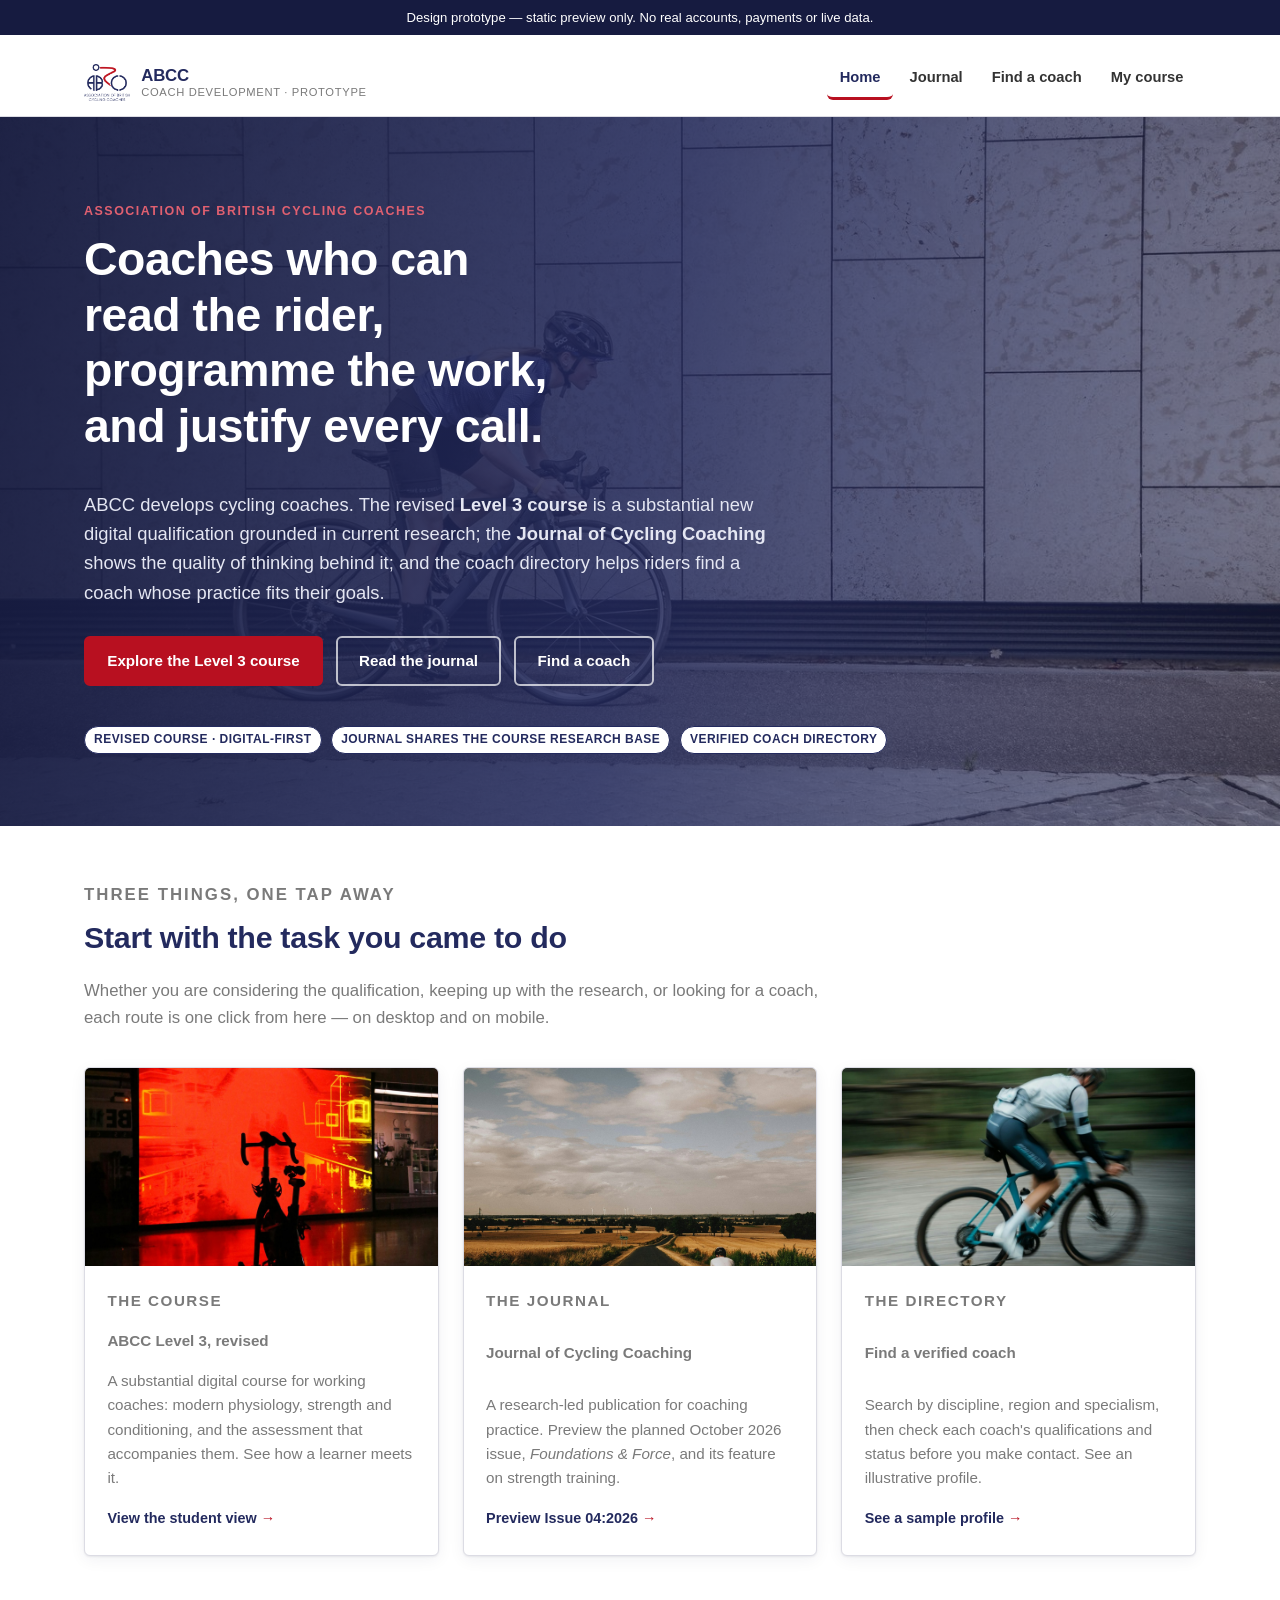
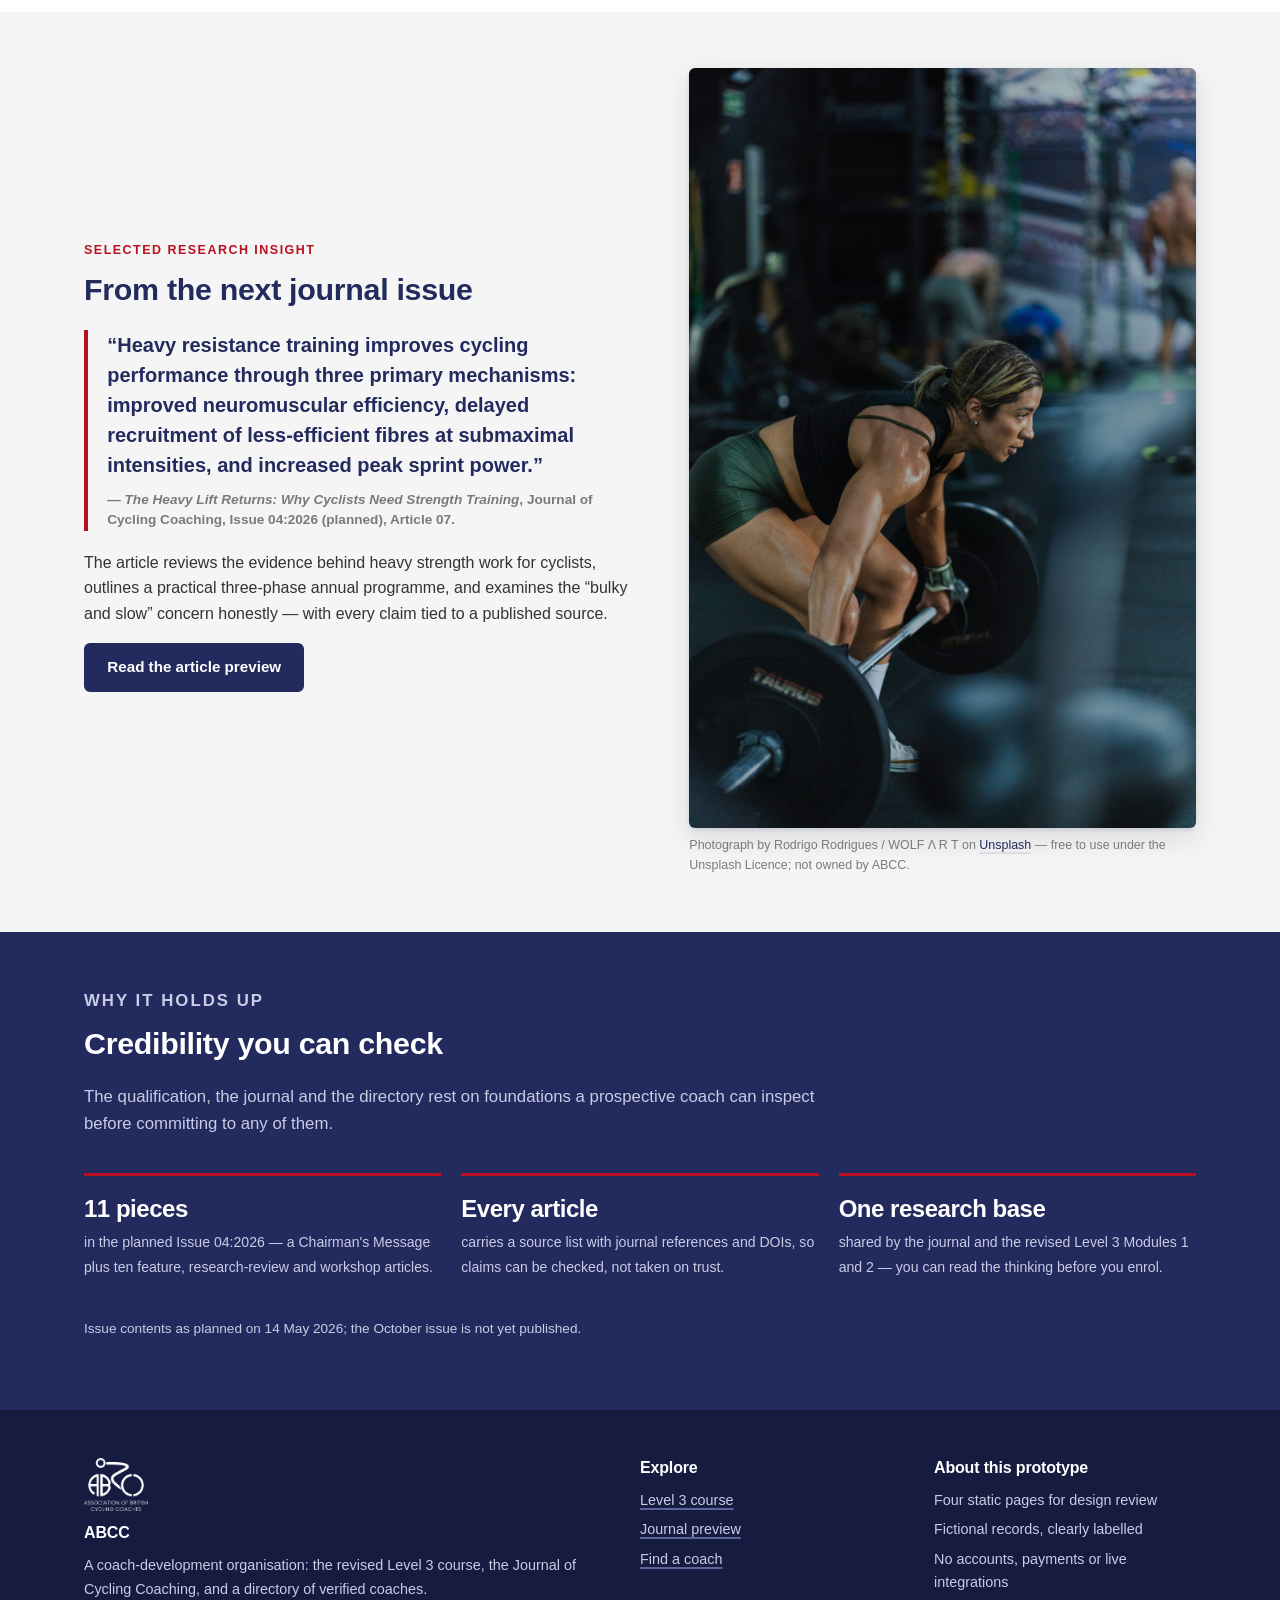
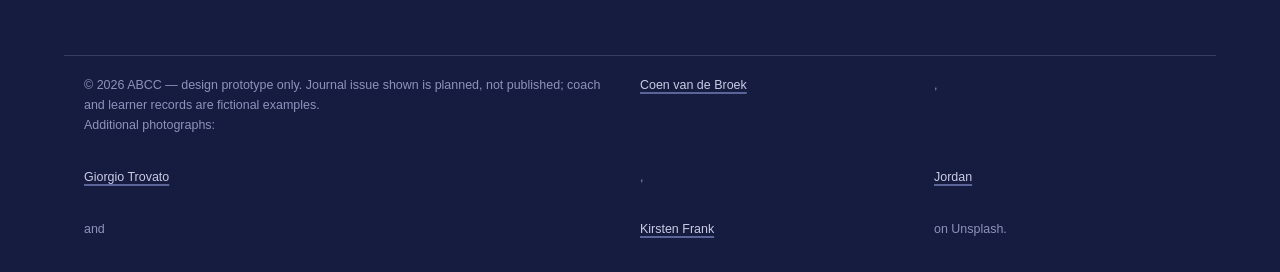
<file: index.html>
<!DOCTYPE html>
<html lang="en-GB">
<head>
  <meta charset="UTF-8">
  <meta name="viewport" content="width=device-width, initial-scale=1.0">
  <meta name="robots" content="noindex, nofollow">
  <title>ABCC — Coach Development, the Journal and the Level 3 Course</title>
  <meta name="description" content="ABCC is a coach-development organisation. Explore the revised Level 3 course, read the Journal of Cycling Coaching, and find a verified cycling coach.">
  <link rel="icon" type="image/png" href="assets/img/abcc-logo.png">
  <link rel="stylesheet" href="assets/css/style.css">
</head>
<body>

<a class="skip-link" href="#main">Skip to main content</a>

<p class="prototype-note">Design prototype — static preview only. No real accounts, payments or live data.</p>

<header class="site-header">
  <div class="wrap">
    <a class="brand" href="index.html" aria-label="ABCC prototype home">
      <img src="assets/img/abcc-logo.png" alt="ABCC logo" width="46" height="38">
      <span class="brand-name">ABCC
        <small>Coach development · Prototype</small>
      </span>
    </a>
    <button class="nav-toggle" type="button" aria-expanded="false" aria-controls="site-nav">
      <span class="icon" aria-hidden="true">☰</span><span class="label">Menu</span>
    </button>
    <nav class="site-nav" id="site-nav" aria-label="Main navigation">
      <ul>
        <li><a href="index.html" aria-current="page">Home</a></li>
        <li><a href="journal.html">Journal</a></li>
        <li><a href="coach.html">Find a coach</a></li>
        <li><a href="dashboard.html">My course</a></li>
      </ul>
    </nav>
  </div>
</header>

<main id="main">

  <!-- Hero -->
  <section class="hero">
    <div class="wrap">
      <p class="eyebrow">Association of British Cycling Coaches</p>
      <h1>Coaches who can read the rider, programme the work, and justify every call.</h1>
      <p class="lede">ABCC develops cycling coaches. The revised <strong>Level 3 course</strong> is a substantial new
        digital qualification grounded in current research; the <strong>Journal of Cycling Coaching</strong> shows the
        quality of thinking behind it; and the coach directory helps riders find a coach whose practice fits their goals.</p>
      <div class="hero-actions">
        <a class="button button--red" href="dashboard.html">Explore the Level 3 course</a>
        <a class="button button--ghost-light" href="journal.html">Read the journal</a>
        <a class="button button--ghost-light" href="coach.html">Find a coach</a>
      </div>
      <div class="hero-meta">
        <span class="badge">Revised course · digital-first</span>
        <span class="badge">Journal shares the course research base</span>
        <span class="badge">Verified coach directory</span>
      </div>
    </div>
  </section>

  <!-- Three routes -->
  <section class="section" aria-labelledby="routes-heading">
    <div class="wrap">
      <div class="section-head">
        <p class="eyebrow">Three things, one tap away</p>
        <h2 id="routes-heading">Start with the task you came to do</h2>
        <p>Whether you are considering the qualification, keeping up with the research, or looking for a coach,
          each route is one click from here — on desktop and on mobile.</p>
      </div>
      <div class="route-grid">
        <a class="route-card" href="dashboard.html">
          <figure>
            <img src="assets/img/course.jpg" alt="A cyclist training indoors with a power display" loading="lazy">
          </figure>
          <div class="route-card-body">
            <p class="route-card-kicker">The course</p>
            <p class="route-card-title">ABCC Level 3, revised</p>
            <p>A substantial digital course for working coaches: modern physiology, strength and conditioning,
              and the assessment that accompanies them. See how a learner meets it.</p>
            <span class="route-card-cta">View the student view</span>
          </div>
        </a>
        <a class="route-card" href="journal.html">
          <figure>
            <img src="assets/img/journal-cover.jpg" alt="Two road cyclists climbing through an autumn landscape in Kent" loading="lazy">
          </figure>
          <div class="route-card-body">
            <p class="route-card-kicker">The journal</p>
            <p class="route-card-title">Journal of Cycling Coaching</p>
            <p>A research-led publication for coaching practice. Preview the planned October 2026 issue,
              <em>Foundations &amp; Force</em>, and its feature on strength training.</p>
            <span class="route-card-cta">Preview Issue 04:2026</span>
          </div>
        </a>
        <a class="route-card" href="coach.html">
          <figure>
            <img src="assets/img/lactate.jpg" alt="A racing cyclist with directional motion blur, suggesting speed and sustained effort" loading="lazy">
          </figure>
          <div class="route-card-body">
            <p class="route-card-kicker">The directory</p>
            <p class="route-card-title">Find a verified coach</p>
            <p>Search by discipline, region and specialism, then check each coach's qualifications and status
              before you make contact. See an illustrative profile.</p>
            <span class="route-card-cta">See a sample profile</span>
          </div>
        </a>
      </div>
    </div>
  </section>

  <!-- Research insight -->
  <section class="section section--tinted" aria-labelledby="insight-heading">
    <div class="wrap">
      <div class="insight">
        <div>
          <p class="eyebrow">Selected research insight</p>
          <h2 id="insight-heading">From the next journal issue</h2>
          <blockquote>
            “Heavy resistance training improves cycling performance through three primary mechanisms: improved
            neuromuscular efficiency, delayed recruitment of less-efficient fibres at submaximal intensities,
            and increased peak sprint power.”
            <cite>— <em>The Heavy Lift Returns: Why Cyclists Need Strength Training</em>,
              Journal of Cycling Coaching, Issue 04:2026 (planned), Article 07.</cite>
          </blockquote>
          <p>The article reviews the evidence behind heavy strength work for cyclists, outlines a practical
            three-phase annual programme, and examines the “bulky and slow” concern honestly — with every
            claim tied to a published source.</p>
          <p><a class="button" href="journal.html#article-07">Read the article preview</a></p>
        </div>
        <figure>
          <img src="assets/img/article-strength.jpg" alt="A woman lifting a heavy barbell with clear strength intent" loading="lazy">
          <figcaption>Photograph by Rodrigo Rodrigues / WOLF Λ R T on
            <a href="https://unsplash.com/photos/78E-sY8mVsM">Unsplash</a> — free to use under the Unsplash Licence; not owned by ABCC.</figcaption>
        </figure>
      </div>
    </div>
  </section>

  <!-- Measured credibility -->
  <section class="section section--navy" aria-labelledby="cred-heading">
    <div class="wrap">
      <div class="section-head">
        <p class="eyebrow">Why it holds up</p>
        <h2 id="cred-heading">Credibility you can check</h2>
        <p>The qualification, the journal and the directory rest on foundations a prospective coach can
          inspect before committing to any of them.</p>
      </div>
      <ul class="cred-list">
        <li>
          <strong>11 pieces</strong>
          <span>in the planned Issue 04:2026 — a Chairman's Message plus ten feature, research-review and workshop articles.</span>
        </li>
        <li>
          <strong>Every article</strong>
          <span>carries a source list with journal references and DOIs, so claims can be checked, not taken on trust.</span>
        </li>
        <li>
          <strong>One research base</strong>
          <span>shared by the journal and the revised Level 3 Modules 1 and 2 — you can read the thinking before you enrol.</span>
        </li>
      </ul>
      <p class="small" style="margin-top:2rem;color:#C9CCE4;">Issue contents as planned on 14 May 2026; the October issue is not yet published.</p>
    </div>
  </section>

</main>

<footer class="site-footer">
  <div class="wrap">
    <div>
      <img src="assets/img/abcc-logo-white.png" alt="" width="64">
      <h2>ABCC</h2>
      <p>A coach-development organisation: the revised Level 3 course, the Journal of Cycling Coaching,
        and a directory of verified coaches.</p>
    </div>
    <nav aria-label="Footer — explore">
      <h3>Explore</h3>
      <ul>
        <li><a href="dashboard.html">Level 3 course</a></li>
        <li><a href="journal.html">Journal preview</a></li>
        <li><a href="coach.html">Find a coach</a></li>
      </ul>
    </nav>
    <div>
      <h3>About this prototype</h3>
      <ul>
        <li>Four static pages for design review</li>
        <li>Fictional records, clearly labelled</li>
        <li>No accounts, payments or live integrations</li>
      </ul>
    </div>
  </div>
  <div class="wrap footer-bottom">
    © 2026 ABCC — design prototype only. Journal issue shown is planned, not published; coach and learner records are fictional examples.
    <br>Additional photographs: <a href="https://unsplash.com/photos/k8GaGXlCNB8">Coen van de Broek</a>,
    <a href="https://unsplash.com/photos/2yQX9D54Eto">Giorgio Trovato</a>,
    <a href="https://unsplash.com/photos/UGADD0b4ZaI">Jordan</a> and
    <a href="https://unsplash.com/photos/EWdxx8m1uh4">Kirsten Frank</a> on Unsplash.
  </div>
</footer>

<button class="back-top" id="back-top" type="button" aria-label="Back to top">↑</button>
<script src="assets/js/main.js"></script>
</body>
</html>
</file>
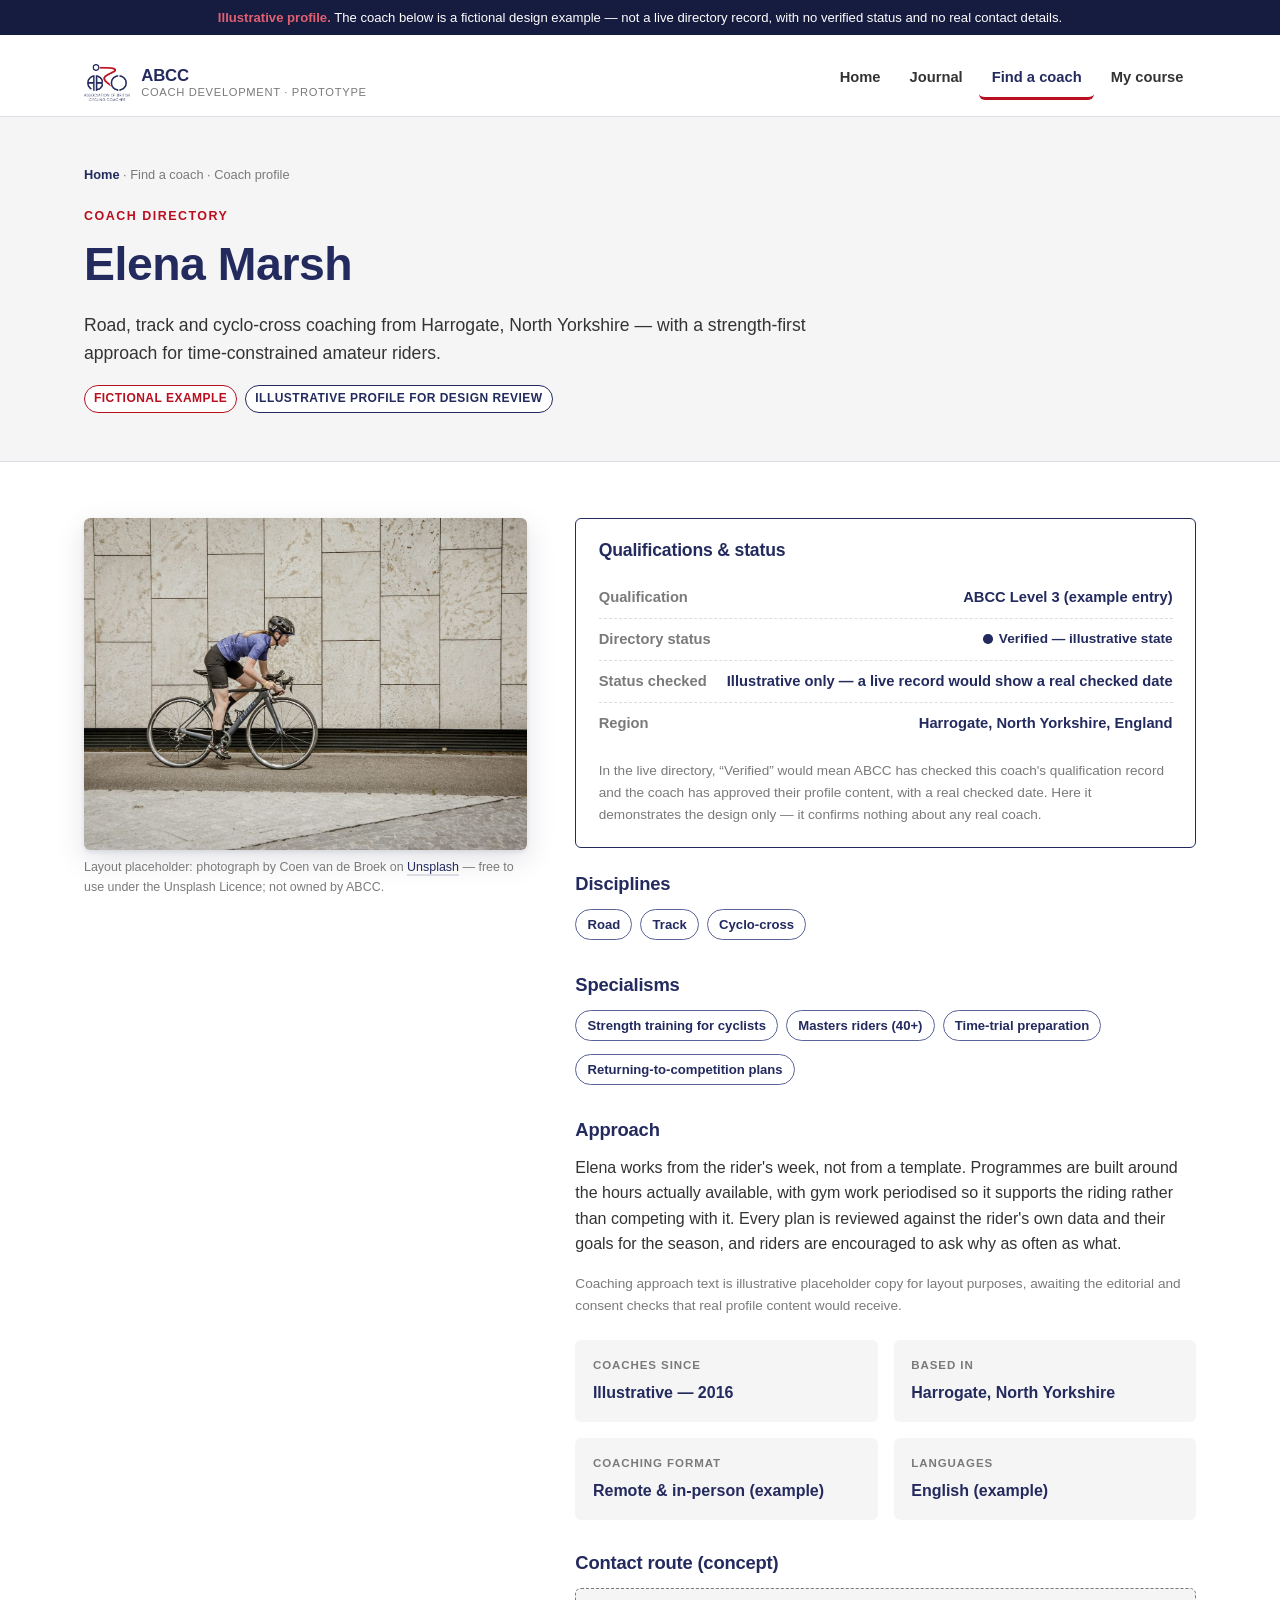
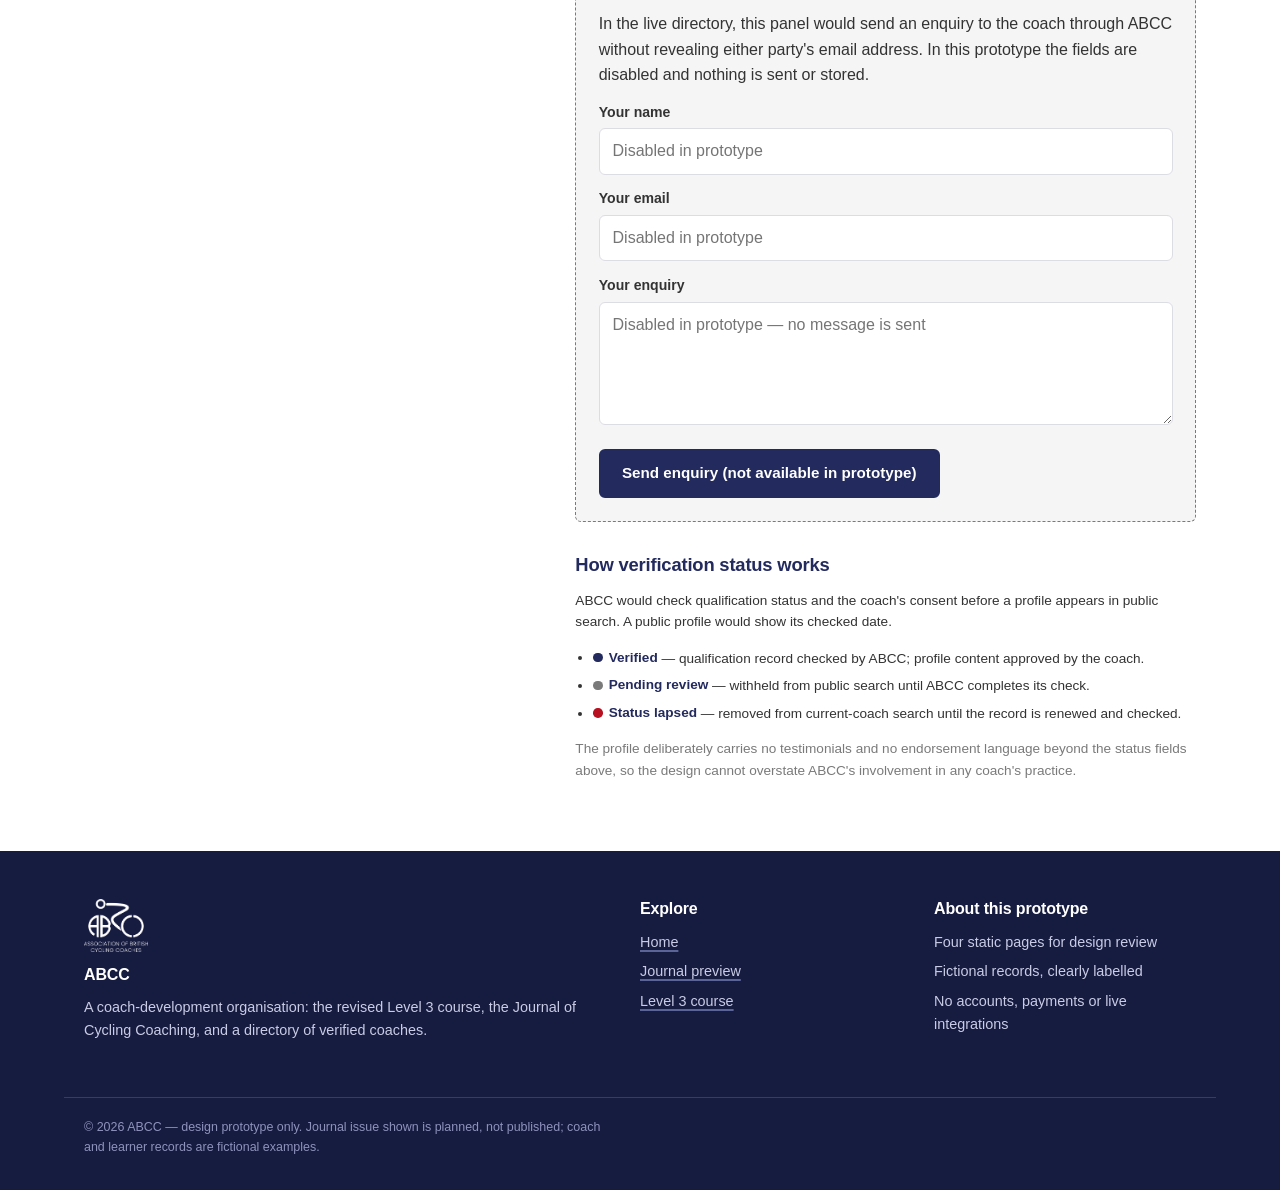
<file: coach.html>
<!DOCTYPE html>
<html lang="en-GB">
<head>
  <meta charset="UTF-8">
  <meta name="viewport" content="width=device-width, initial-scale=1.0">
  <meta name="robots" content="noindex, nofollow">
  <title>Find a Coach — Illustrative Profile (Fictional Example) | ABCC</title>
  <meta name="description" content="An illustrative ABCC coach directory profile showing how disciplines, region, qualifications, status and a contact route would be presented. Fictional example.">
  <link rel="icon" type="image/png" href="assets/img/abcc-logo.png">
  <link rel="stylesheet" href="assets/css/style.css">
</head>
<body>

<a class="skip-link" href="#main">Skip to main content</a>

<p class="prototype-note"><strong>Illustrative profile.</strong> The coach below is a fictional design example — not a live directory record, with no verified status and no real contact details.</p>

<header class="site-header">
  <div class="wrap">
    <a class="brand" href="index.html" aria-label="ABCC prototype home">
      <img src="assets/img/abcc-logo.png" alt="ABCC logo" width="46" height="38">
      <span class="brand-name">ABCC
        <small>Coach development · Prototype</small>
      </span>
    </a>
    <button class="nav-toggle" type="button" aria-expanded="false" aria-controls="site-nav">
      <span class="icon" aria-hidden="true">☰</span><span class="label">Menu</span>
    </button>
    <nav class="site-nav" id="site-nav" aria-label="Main navigation">
      <ul>
        <li><a href="index.html">Home</a></li>
        <li><a href="journal.html">Journal</a></li>
        <li><a href="coach.html" aria-current="page">Find a coach</a></li>
        <li><a href="dashboard.html">My course</a></li>
      </ul>
    </nav>
  </div>
</header>

<main id="main">

  <section class="page-hero">
    <div class="wrap">
      <p class="crumbs"><a href="index.html">Home</a> · Find a coach · Coach profile</p>
      <p class="eyebrow">Coach directory</p>
      <h1>Elena Marsh</h1>
      <p class="lede">Road, track and cyclo-cross coaching from Harrogate, North Yorkshire — with a strength-first
        approach for time-constrained amateur riders.</p>
      <div class="badges">
        <span class="badge badge--red">Fictional example</span>
        <span class="badge">Illustrative profile for design review</span>
      </div>
    </div>
  </section>

  <section class="section" aria-labelledby="profile-heading">
    <div class="wrap">
      <h2 id="profile-heading" class="visually-hidden">Profile details</h2>
      <div class="profile-layout">

        <div class="profile-photo">
          <figure>
            <img src="assets/img/coach.jpg" alt="Layout placeholder photograph: a woman riding a road bike past a stone wall">
            <figcaption>Layout placeholder: photograph by Coen van de Broek on
              <a href="https://unsplash.com/photos/k8GaGXlCNB8">Unsplash</a> — free to use under the Unsplash Licence;
              not owned by ABCC.</figcaption>
          </figure>
        </div>

        <div>
          <div class="verify-card">
            <h2 style="font-size:1.1rem;">Qualifications &amp; status</h2>
            <dl>
              <div class="verify-row">
                <dt>Qualification</dt>
                <dd>ABCC Level 3 (example entry)</dd>
              </div>
              <div class="verify-row">
                <dt>Directory status</dt>
                <dd><span class="status-pill status-pill--verified">Verified — illustrative state</span></dd>
              </div>
              <div class="verify-row">
                <dt>Status checked</dt>
                <dd>Illustrative only — a live record would show a real checked date</dd>
              </div>
              <div class="verify-row">
                <dt>Region</dt>
                <dd>Harrogate, North Yorkshire, England</dd>
              </div>
            </dl>
            <p class="small muted" style="margin:0.9rem 0 0;">In the live directory, “Verified” would mean ABCC has checked this coach's
              qualification record and the coach has approved their profile content, with a real checked date.
              Here it demonstrates the design only — it confirms nothing about any real coach.</p>
          </div>

          <h3>Disciplines</h3>
          <ul class="tag-row">
            <li>Road</li>
            <li>Track</li>
            <li>Cyclo-cross</li>
          </ul>

          <h3 style="margin-top:1.8rem;">Specialisms</h3>
          <ul class="tag-row">
            <li>Strength training for cyclists</li>
            <li>Masters riders (40+)</li>
            <li>Time-trial preparation</li>
            <li>Returning-to-competition plans</li>
          </ul>

          <h3 style="margin-top:1.8rem;">Approach</h3>
          <p>Elena works from the rider's week, not from a template. Programmes are built around the hours actually
            available, with gym work periodised so it supports the riding rather than competing with it. Every plan
            is reviewed against the rider's own data and their goals for the season, and riders are encouraged to
            ask why as often as what.</p>
          <p class="small muted">Coaching approach text is illustrative placeholder copy for layout purposes,
            awaiting the editorial and consent checks that real profile content would receive.</p>

          <dl class="fact-grid">
            <div class="fact">
              <dt>Coaches since</dt>
              <dd>Illustrative — 2016</dd>
            </div>
            <div class="fact">
              <dt>Based in</dt>
              <dd>Harrogate, North Yorkshire</dd>
            </div>
            <div class="fact">
              <dt>Coaching format</dt>
              <dd>Remote &amp; in-person (example)</dd>
            </div>
            <div class="fact">
              <dt>Languages</dt>
              <dd>English (example)</dd>
            </div>
          </dl>

          <h3>Contact route (concept)</h3>
          <div class="contact-panel">
            <p style="margin-bottom:0.2rem;">In the live directory, this panel would send an enquiry to the coach
              through ABCC without revealing either party's email address. In this prototype the fields are disabled
              and nothing is sent or stored.</p>
            <label for="enq-name">Your name</label>
            <input id="enq-name" type="text" disabled placeholder="Disabled in prototype">
            <label for="enq-email">Your email</label>
            <input id="enq-email" type="email" disabled placeholder="Disabled in prototype">
            <label for="enq-msg">Your enquiry</label>
            <textarea id="enq-msg" rows="4" disabled placeholder="Disabled in prototype — no message is sent"></textarea>
            <button class="button" type="button" disabled aria-disabled="true">Send enquiry (not available in prototype)</button>
          </div>

          <h3 style="margin-top:2rem;">How verification status works</h3>
          <p class="small">ABCC would check qualification status and the coach's consent before a profile appears in public search. A public profile would show its checked date.</p>
          <ul class="small">
            <li><span class="status-pill status-pill--verified">Verified</span> — qualification record checked by ABCC; profile content approved by the coach.</li>
            <li><span class="status-pill status-pill--pending">Pending review</span> — withheld from public search until ABCC completes its check.</li>
            <li><span class="status-pill status-pill--lapsed">Status lapsed</span> — removed from current-coach search until the record is renewed and checked.</li>
          </ul>
          <p class="small muted">The profile deliberately carries no testimonials and no endorsement language beyond the
            status fields above, so the design cannot overstate ABCC's involvement in any coach's practice.</p>
        </div>

      </div>
    </div>
  </section>

</main>

<footer class="site-footer">
  <div class="wrap">
    <div>
      <img src="assets/img/abcc-logo-white.png" alt="" width="64">
      <h2>ABCC</h2>
      <p>A coach-development organisation: the revised Level 3 course, the Journal of Cycling Coaching,
        and a directory of verified coaches.</p>
    </div>
    <nav aria-label="Footer — explore">
      <h3>Explore</h3>
      <ul>
        <li><a href="index.html">Home</a></li>
        <li><a href="journal.html">Journal preview</a></li>
        <li><a href="dashboard.html">Level 3 course</a></li>
      </ul>
    </nav>
    <div>
      <h3>About this prototype</h3>
      <ul>
        <li>Four static pages for design review</li>
        <li>Fictional records, clearly labelled</li>
        <li>No accounts, payments or live integrations</li>
      </ul>
    </div>
  </div>
  <div class="wrap footer-bottom">
    © 2026 ABCC — design prototype only. Journal issue shown is planned, not published; coach and learner records are fictional examples.
  </div>
</footer>

<button class="back-top" id="back-top" type="button" aria-label="Back to top">↑</button>
<script src="assets/js/main.js"></script>
</body>
</html>
</file>
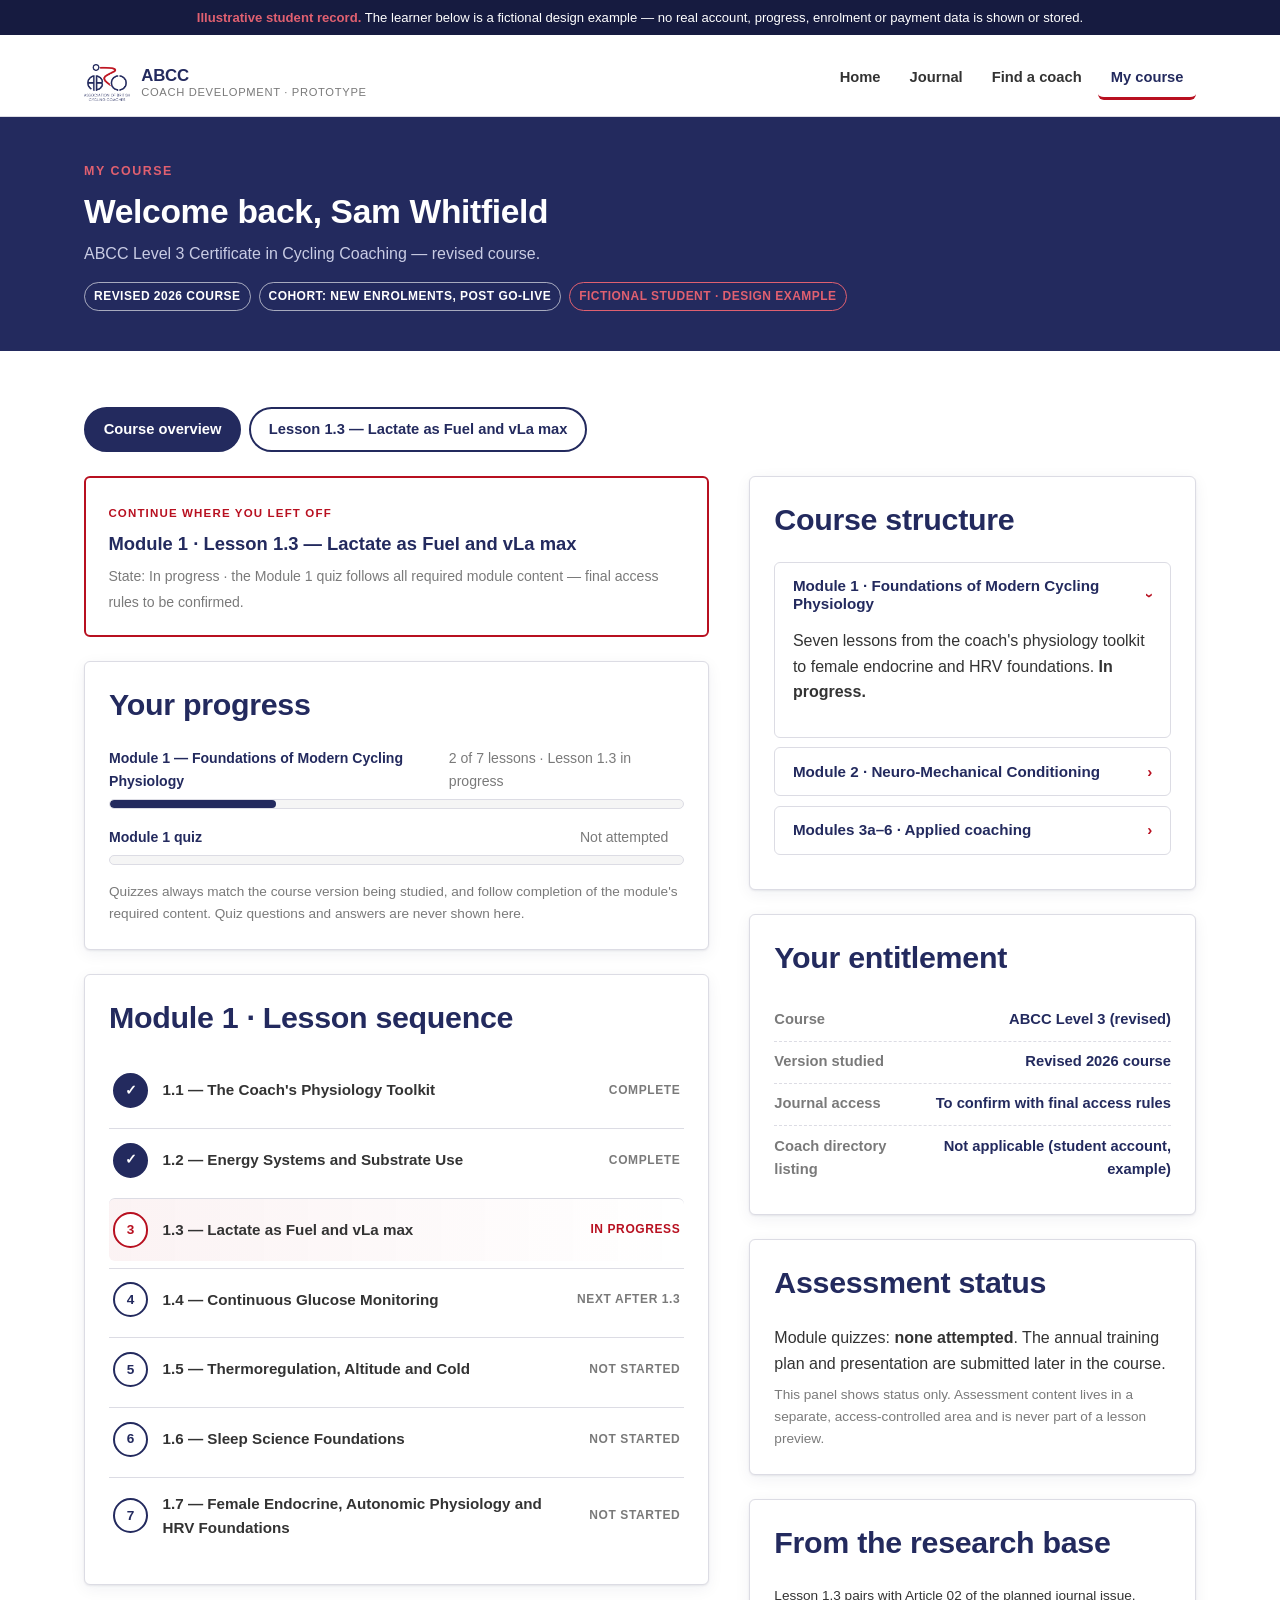
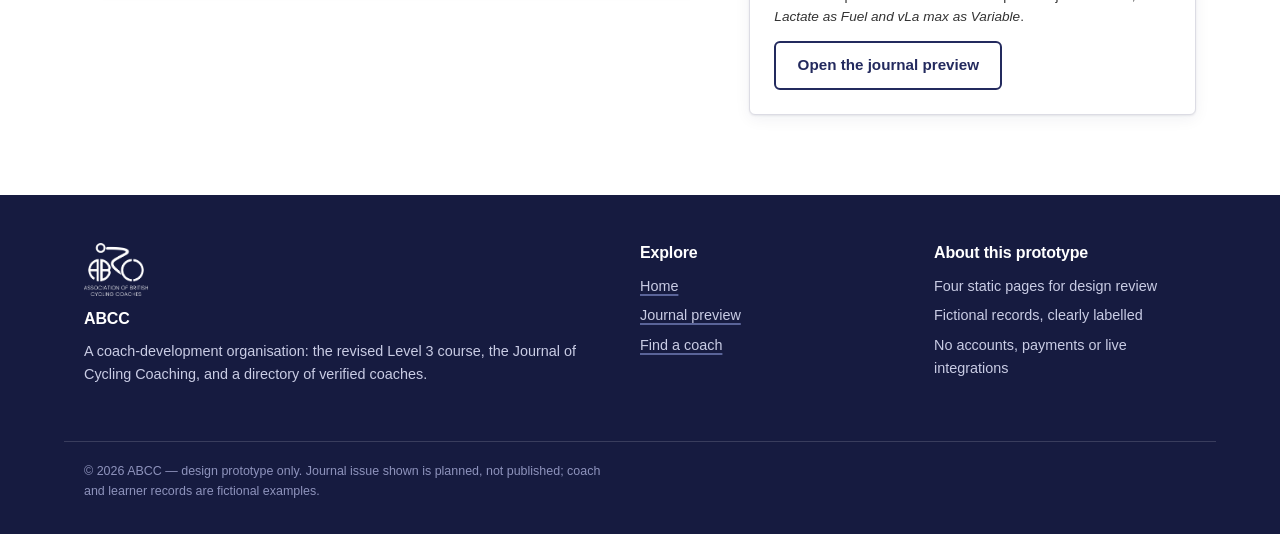
<file: dashboard.html>
<!DOCTYPE html>
<html lang="en-GB">
<head>
  <meta charset="UTF-8">
  <meta name="viewport" content="width=device-width, initial-scale=1.0">
  <meta name="robots" content="noindex, nofollow">
  <title>My Course — Level 3 Dashboard &amp; Lesson 1.3 (Illustrative) | ABCC</title>
  <meta name="description" content="Illustrative ABCC Level 3 student dashboard and Lesson 1.3, Lactate as Fuel and vLa max. Fictional student record for design review; no quiz answers shown.">
  <link rel="icon" type="image/png" href="assets/img/abcc-logo.png">
  <link rel="stylesheet" href="assets/css/style.css">
</head>
<body>

<a class="skip-link" href="#main">Skip to main content</a>
<div class="read-progress" id="read-progress" aria-hidden="true"></div>

<p class="prototype-note"><strong>Illustrative student record.</strong> The learner below is a fictional design example — no real account, progress, enrolment or payment data is shown or stored.</p>

<header class="site-header">
  <div class="wrap">
    <a class="brand" href="index.html" aria-label="ABCC prototype home">
      <img src="assets/img/abcc-logo.png" alt="ABCC logo" width="46" height="38">
      <span class="brand-name">ABCC
        <small>Coach development · Prototype</small>
      </span>
    </a>
    <button class="nav-toggle" type="button" aria-expanded="false" aria-controls="site-nav">
      <span class="icon" aria-hidden="true">☰</span><span class="label">Menu</span>
    </button>
    <nav class="site-nav" id="site-nav" aria-label="Main navigation">
      <ul>
        <li><a href="index.html">Home</a></li>
        <li><a href="journal.html">Journal</a></li>
        <li><a href="coach.html">Find a coach</a></li>
        <li><a href="dashboard.html" aria-current="page">My course</a></li>
      </ul>
    </nav>
  </div>
</header>

<main id="main">

  <section class="dash-header">
    <div class="wrap">
      <p class="eyebrow" style="color:var(--abcc-red-light);">My course</p>
      <h1>Welcome back, Sam Whitfield</h1>
      <p class="lede">ABCC Level 3 Certificate in Cycling Coaching — revised course.</p>
      <div class="badges">
        <span class="badge">Revised 2026 course</span>
        <span class="badge">Cohort: New enrolments, post go-live</span>
        <span class="badge badge--red">Fictional student · design example</span>
      </div>
    </div>
  </section>

  <section class="section">
    <div class="wrap">

      <div class="tabs" role="tablist" aria-label="Course views" data-tabs>
        <button class="tab" role="tab" id="tab-overview" aria-controls="panel-overview" aria-selected="true" type="button">Course overview</button>
        <button class="tab" role="tab" id="tab-lesson" aria-controls="panel-lesson" aria-selected="false" type="button" tabindex="-1">Lesson 1.3 — Lactate as Fuel and vLa max</button>
      </div>

      <!-- ============ OVERVIEW ============ -->
      <div class="tabpanel" role="tabpanel" id="panel-overview" aria-labelledby="tab-overview">
        <div class="dash-grid">

          <div>
            <a class="next-card" href="#panel-lesson" data-open-tab="tab-lesson">
              <span class="kicker">Continue where you left off</span>
              <strong>Module 1 · Lesson 1.3 — Lactate as Fuel and vLa max</strong>
              <span>State: <span id="lesson-state-label">In progress</span> · the Module 1 quiz follows all required
                module content — final access rules to be confirmed.</span>
            </a>

            <div class="panel">
              <h2>Your progress</h2>
              <div class="progress-row">
                <div class="labels"><strong>Module 1 — Foundations of Modern Cycling Physiology</strong><span>2 of 7 lessons · Lesson 1.3 in progress</span></div>
                <div class="progress-track" style="grid-column:1/-1;"><div class="progress-fill" style="width:29%;"></div></div>
              </div>
              <div class="progress-row" style="margin-bottom:0;">
                <div class="labels"><strong>Module 1 quiz</strong><span>Not attempted</span></div>
                <div class="progress-track" style="grid-column:1/-1;"><div class="progress-fill progress-fill--red" style="width:0%;"></div></div>
              </div>
              <p class="small muted" style="margin:1rem 0 0;">Quizzes always match the course version being studied, and follow
                completion of the module's required content. Quiz questions and answers are never shown here.</p>
            </div>

            <div class="panel">
              <h2>Module 1 · Lesson sequence</h2>
              <ol class="lesson-list">
                <li class="lesson-item is-complete">
                  <span class="lesson-num" aria-hidden="true">✓</span>
                  <span class="lesson-name">1.1 — The Coach's Physiology Toolkit</span>
                  <span class="lesson-state">Complete</span>
                </li>
                <li class="lesson-item is-complete">
                  <span class="lesson-num" aria-hidden="true">✓</span>
                  <span class="lesson-name">1.2 — Energy Systems and Substrate Use</span>
                  <span class="lesson-state">Complete</span>
                </li>
                <li class="lesson-item is-current">
                  <span class="lesson-num" aria-hidden="true">3</span>
                  <span class="lesson-name">1.3 — Lactate as Fuel and vLa max</span>
                  <span class="lesson-state">In progress</span>
                </li>
                <li class="lesson-item">
                  <span class="lesson-num" aria-hidden="true">4</span>
                  <span class="lesson-name">1.4 — Continuous Glucose Monitoring</span>
                  <span class="lesson-state">Next after 1.3</span>
                </li>
                <li class="lesson-item">
                  <span class="lesson-num" aria-hidden="true">5</span>
                  <span class="lesson-name">1.5 — Thermoregulation, Altitude and Cold</span>
                  <span class="lesson-state">Not started</span>
                </li>
                <li class="lesson-item">
                  <span class="lesson-num" aria-hidden="true">6</span>
                  <span class="lesson-name">1.6 — Sleep Science Foundations</span>
                  <span class="lesson-state">Not started</span>
                </li>
                <li class="lesson-item">
                  <span class="lesson-num" aria-hidden="true">7</span>
                  <span class="lesson-name">1.7 — Female Endocrine, Autonomic Physiology and HRV Foundations</span>
                  <span class="lesson-state">Not started</span>
                </li>
              </ol>
            </div>
          </div>

          <div>
            <div class="panel">
              <h2>Course structure</h2>
              <div class="accordion">
                <div class="accordion-item">
                  <h3 style="margin:0;">
                    <button class="accordion-trigger" type="button" aria-expanded="true" aria-controls="acc-m1">
                      Module 1 · Foundations of Modern Cycling Physiology <span class="chev" aria-hidden="true">›</span>
                    </button>
                  </h3>
                  <div class="accordion-panel" id="acc-m1">
                    <p style="margin-top:0;">Seven lessons from the coach's physiology toolkit to female endocrine and
                      HRV foundations. <strong>In progress.</strong></p>
                  </div>
                </div>
                <div class="accordion-item">
                  <h3 style="margin:0;">
                    <button class="accordion-trigger" type="button" aria-expanded="false" aria-controls="acc-m2">
                      Module 2 · Neuro-Mechanical Conditioning <span class="chev" aria-hidden="true">›</span>
                    </button>
                  </h3>
                  <div class="accordion-panel" id="acc-m2" hidden>
                    <p style="margin-top:0;">Eight lessons covering heavy strength training, plyometrics, core stability
                      and bone health. Not started.</p>
                  </div>
                </div>
                <div class="accordion-item">
                  <h3 style="margin:0;">
                    <button class="accordion-trigger" type="button" aria-expanded="false" aria-controls="acc-m3">
                      Modules 3a–6 · Applied coaching <span class="chev" aria-hidden="true">›</span>
                    </button>
                  </h3>
                  <div class="accordion-panel" id="acc-m3" hidden>
                    <p style="margin-top:0;">Performance profiling and prescription, discipline-specific application,
                      and the annual training plan. Not started. Assessment (quizzes, the annual training plan and
                      the presentation) is separate from lesson content.</p>
                  </div>
                </div>
              </div>
            </div>

            <div class="panel">
              <h2>Your entitlement</h2>
              <dl style="margin:0;">
                <div class="verify-row"><dt>Course</dt><dd>ABCC Level 3 (revised)</dd></div>
                <div class="verify-row"><dt>Version studied</dt><dd>Revised 2026 course</dd></div>
                <div class="verify-row"><dt>Journal access</dt><dd>To confirm with final access rules</dd></div>
                <div class="verify-row"><dt>Coach directory listing</dt><dd>Not applicable (student account, example)</dd></div>
              </dl>
            </div>

            <div class="panel">
              <h2>Assessment status</h2>
              <p style="margin-bottom:0.5rem;">Module quizzes: <strong>none attempted</strong>. The annual training plan
                and presentation are submitted later in the course.</p>
              <p class="small muted" style="margin:0;">This panel shows status only. Assessment content lives in a separate,
                access-controlled area and is never part of a lesson preview.</p>
            </div>

            <div class="panel">
              <h2>From the research base</h2>
              <p class="small" style="margin-bottom:0.8rem;">Lesson 1.3 pairs with Article 02 of the planned journal issue,
                <em>Lactate as Fuel and vLa max as Variable</em>.</p>
              <a class="button button--outline" href="journal.html">Open the journal preview</a>
            </div>
          </div>

        </div>
      </div>

      <!-- ============ LESSON 1.3 ============ -->
      <div class="tabpanel" role="tabpanel" id="panel-lesson" aria-labelledby="tab-lesson" hidden>

        <div class="lesson-body">
          <p class="crumbs" style="font-size:0.8rem;color:var(--abcc-mid-grey);margin-bottom:1rem;">
            <a href="dashboard.html" data-open-tab="tab-overview" style="font-weight:600;text-decoration:none;">Course overview</a> · Module 1 · Lesson 1.3</p>
          <p class="eyebrow">Module 1 · Lesson 1.3</p>
          <h2 style="font-size:clamp(1.6rem,3.5vw,2.2rem);">Lactate as Fuel and vLa max</h2>

          <div class="callout">
            <strong>Source and boundary.</strong> Teaching content below is condensed from
            <code>ABCC_Level3_Module_1_FINAL.docx</code> (August 2026 manuscript). The 28 September database backup
            contains private LearnDash Lesson 1.3 (post 11077, course 9059); its title and six distinctive phrases
            match the manuscript. A full editorial comparison is still needed. This page shows teaching content only —
            it is not an assessment, and no quiz material is included.
          </div>

          <div class="lesson-objectives">
            <h3 style="margin-bottom:0.5em;">Learning objectives</h3>
            <p style="margin-bottom:0.5em;">By the end of this lesson, the candidate will be able to:</p>
            <ol style="margin:0;">
              <li>Explain the lactate shuttle theory and describe lactate's roles as fuel, signalling molecule and inter-organ substrate carrier.</li>
              <li>Define vLa max (maximal lactate accumulation rate) and locate it as a third axis of performance profile alongside VO₂max and CP.</li>
              <li>Describe the field test that estimates vLa max from a 15-second maximal sprint, and identify typical value ranges that distinguish sprint-profile from endurance-profile riders.</li>
              <li>Read a vLa max value alongside CP/W′ data (from Module 3a) to inform training-fit conversations.</li>
            </ol>
          </div>

          <h3>Lactate is not a waste product</h3>
          <p>Lactate has been misread for a century. The traditional view — lactate as the by-product that causes
            muscle burn and the bonk — has been overturned by the modern lactate-shuttle picture. Lactate is a fuel
            moved between cells, between tissues and into mitochondria; a signal driving mitochondrial biogenesis and
            metabolic adaptation; and the rate at which an athlete produces lactate at maximal glycolytic effort is a
            measurable, individual, trainable variable.</p>
          <p>The foundational modern reference is Brooks (2018), whose <em>Cell Metabolism</em> synthesis remains the
            standard text for the coach reading lactate physiology. Three shuttles matter:</p>
          <ul>
            <li><strong>Cell-to-cell.</strong> Glycolytic muscle fibres (Type II) produce lactate; oxidative fibres
              (Type I) and the heart take it up via monocarboxylate transporters (MCT1) and burn it.</li>
            <li><strong>Cell-to-mitochondrion.</strong> Within a single muscle cell, lactate produced in the cytosol is
              transported into the mitochondrion, converted back to pyruvate, and oxidised. The mitochondrion uses
              lactate as a preferred substrate in well-trained tissue.</li>
            <li><strong>Tissue-to-tissue.</strong> Liver uptake of lactate produces glucose (Cori cycle). The brain uses
              lactate as substrate during exercise. The heart relies on lactate as fuel under load.</li>
          </ul>
          <p>The implication: lactate accumulation in the blood is not the system failing. It reflects the
            production–clearance balance. Adaptation raises clearance capacity through increased mitochondrial density,
            MCT1 expression and oxidative enzymes, so that at any given glycolytic rate blood lactate is lower.
            Endurance training and hypoxic training both upregulate MCT4 expression.</p>

          <h3>Lactate as signal</h3>
          <p>The same molecule that fuels working tissue also signals adaptation. Lactate activates pathways that drive
            PGC-1α expression, mitochondrial biogenesis and angiogenesis. Repeated exposure to elevated lactate is part
            of why high-intensity intervals are effective: the lactate is part of the message.</p>
          <p>This reframes coaching conversations. Riders who train hard enough to produce significant lactate, and
            recover well enough to clear it, are signalling adaptation. Riders who only train at very low intensities
            miss the lactate-driven signalling axis entirely. Riders who chronically sit above threshold accumulate more
            signal than the system can process and slip toward non-functional overreaching.</p>

          <h3>vLa max — the third axis</h3>
          <p>vLa max describes how fast an athlete's glycolytic system can produce lactate when fully activated.
            Introduced by Mader and colleagues in the 1980s and refined repeatedly, it is independent of VO₂max and of
            CP. Two riders sharing a CP can show very different vLa max values; the higher-vLa-max rider recruits
            glycolysis faster and recovers anaerobic capacity differently.</p>
          <p>The field-test protocol is a maximal 15-second sprint with blood lactate sampled before and at intervals
            after. The rate of rise, corrected for the alactic phase, yields an estimate. Harnish and colleagues (2023)
            reported acceptable reliability when the protocol is controlled; a 2024 follow-up showed that small changes
            in the alactic-correction method shift the estimate meaningfully; Meixner and colleagues (2024)
            independently confirmed reliability; Yang and colleagues (2023) refined the calculation using energy-system
            contributions.</p>
          <p>Typical value ranges:</p>
          <ul>
            <li><strong>vLa max above ~0.7 mmol·L⁻¹·s⁻¹:</strong> sprinter, track or short-track profile. Strong
              glycolytic recruitment, fast anaerobic capacity, less suited to ultra-aerobic events.</li>
            <li><strong>vLa max below ~0.4 mmol·L⁻¹·s⁻¹:</strong> long-duration endurance specialist. Limited glycolytic
              ceiling, well-suited to GC and TT-type efforts, will struggle in repeated short attacks.</li>
          </ul>
          <div class="callout">
            <strong>Cross-reference to Module 3a.</strong> Module 3a Lesson 3a.3 owns the CP / W′ / FTP test protocols and
            Module 3a Lesson 3a.4 owns the interval prescription built on this physiology. This lesson teaches what is
            being measured; Module 3a teaches how to measure it and how to use the numbers.
          </div>

          <h3>Practical coaching applications</h3>
          <ul>
            <li><strong>Diagnose the rider, not the discipline.</strong> A road racer with surprisingly poor short-effort
              recovery may have a higher vLa max than expected for the event; a time-trialist who blows up on the first
              attack may sit on the wrong side of their own glycolytic profile.</li>
            <li><strong>Match the training to the trait.</strong> Riders with high vLa max benefit from work that shifts
              the glycolytic profile downward — sustained Zone 2 / FAT max sessions (see Lesson 1.2), longer threshold
              work, fewer ultra-short maximal repeats. Riders with low vLa max chasing criterium results benefit from
              short maximal sprints and explosive repeats.</li>
            <li><strong>Calibrate event-fit advice.</strong> vLa max gives the coach a vocabulary for honest event-fit
              conversations. The athlete pursuing a target that does not match their glycolytic profile is choosing the
              harder path — defensible if they want to, but the coach should make the trade-off explicit.</li>
          </ul>

          <div class="key-takeaways">
            <h3>Key takeaways</h3>
            <ul>
              <li>Lactate is fuel, signal and substrate carrier — not waste.</li>
              <li>The lactate shuttle moves lactate cell-to-cell, cell-to-mitochondrion and tissue-to-tissue.</li>
              <li>vLa max is a third performance-profile axis alongside VO₂max and CP, measurable from a 15-second maximal sprint.</li>
              <li>Sprinter profiles sit above ~0.7 mmol·L⁻¹·s⁻¹; long-duration endurance specialists sit below ~0.4.</li>
              <li>Module 3a owns the CP/W′ test protocols and interval prescription; this lesson owns the underlying physiology.</li>
            </ul>
          </div>

          <h3>Lesson sources</h3>
          <ul class="source-list">
            <li>Brooks, G.A. (2018). The Science and Translation of Lactate Shuttle Theory. <em>Cell Metabolism</em>, 27(4), 757–785. <a href="https://doi.org/10.1016/j.cmet.2018.03.008">doi.org/10.1016/j.cmet.2018.03.008</a></li>
            <li>Harnish, C.R., King, D., Swensen, T.C. (2023). Reliability of the 15-s Maximal Lactate Accumulation Rate (VLa max) Test for Cycling. <em>Physiologia</em>. <a href="https://doi.org/10.3390/physiologia3040040">doi.org/10.3390/physiologia3040040</a></li>
            <li>Harnish, C.R., King, D., Swensen, T.C. (2024). Methodological changes to alactic time estimation. <em>Journal of Science and Cycling</em>. <a href="https://doi.org/10.28985/1324.jsc.10">doi.org/10.28985/1324.jsc.10</a></li>
            <li>Meixner, B., Filipas, L., Sperlich, B. (2024). Reliability of power output, maximal rate of capillary blood lactate accumulation, and pure maximal anaerobic power. <em>Physiological Reports</em>. <a href="https://doi.org/10.14814/phy2.16086">doi.org/10.14814/phy2.16086</a></li>
            <li>Takeda, K., et al. (2022). Effect of endurance training and PGC-1α overexpression on calculated lactate production volume. <em>Scientific Reports</em>. <a href="https://doi.org/10.1038/s41598-022-05593-1">doi.org/10.1038/s41598-022-05593-1</a></li>
            <li>Wang, R., et al. (2020). Short-term hypoxic training increases monocarboxylate transporter 4. <em>Physiological Reports</em>. <a href="https://doi.org/10.14814/phy2.14473">doi.org/10.14814/phy2.14473</a></li>
            <li>Yang, W., et al. (2023). A modified formula using energy system contributions. <em>Frontiers in Physiology</em>. <a href="https://doi.org/10.3389/fphys.2023.1147321">doi.org/10.3389/fphys.2023.1147321</a></li>
          </ul>
          <p class="small muted">Recommended videos listed in the source lesson (Fast Talk Laboratories and INSCYD) are omitted
            from this prototype because third-party embeds are out of scope for a local, self-contained preview.</p>

          <div class="lesson-toolbar">
            <button class="button" id="mark-complete" type="button">Mark lesson as read</button>
            <button class="button button--outline" id="reset-progress" type="button">Reset local progress</button>
          </div>
          <p class="small muted" style="margin-top:0.8rem;">“Mark as read” saves to this browser's local storage only —
            it demonstrates the interaction without writing to any server. The Module 1 quiz follows the required
            module content; the final access rules need ABCC approval. The quiz is never shown here.</p>
        </div>
      </div>

    </div>
  </section>

</main>

<footer class="site-footer">
  <div class="wrap">
    <div>
      <img src="assets/img/abcc-logo-white.png" alt="" width="64">
      <h2>ABCC</h2>
      <p>A coach-development organisation: the revised Level 3 course, the Journal of Cycling Coaching,
        and a directory of verified coaches.</p>
    </div>
    <nav aria-label="Footer — explore">
      <h3>Explore</h3>
      <ul>
        <li><a href="index.html">Home</a></li>
        <li><a href="journal.html">Journal preview</a></li>
        <li><a href="coach.html">Find a coach</a></li>
      </ul>
    </nav>
    <div>
      <h3>About this prototype</h3>
      <ul>
        <li>Four static pages for design review</li>
        <li>Fictional records, clearly labelled</li>
        <li>No accounts, payments or live integrations</li>
      </ul>
    </div>
  </div>
  <div class="wrap footer-bottom">
    © 2026 ABCC — design prototype only. Journal issue shown is planned, not published; coach and learner records are fictional examples.
  </div>
</footer>

<button class="back-top" id="back-top" type="button" aria-label="Back to top">↑</button>
<script src="assets/js/main.js"></script>
<script>
  /* "Continue"/breadcrumb shortcuts that jump straight to the lesson tab. */
  document.querySelectorAll("[data-open-tab]").forEach((link) => {
    link.addEventListener("click", (event) => {
      event.preventDefault();
      const tab = document.getElementById(link.getAttribute("data-open-tab"));
      if (tab) tab.click();
      tab && tab.scrollIntoView({ behavior: "smooth", block: "start" });
    });
  });
</script>
</body>
</html>
</file>
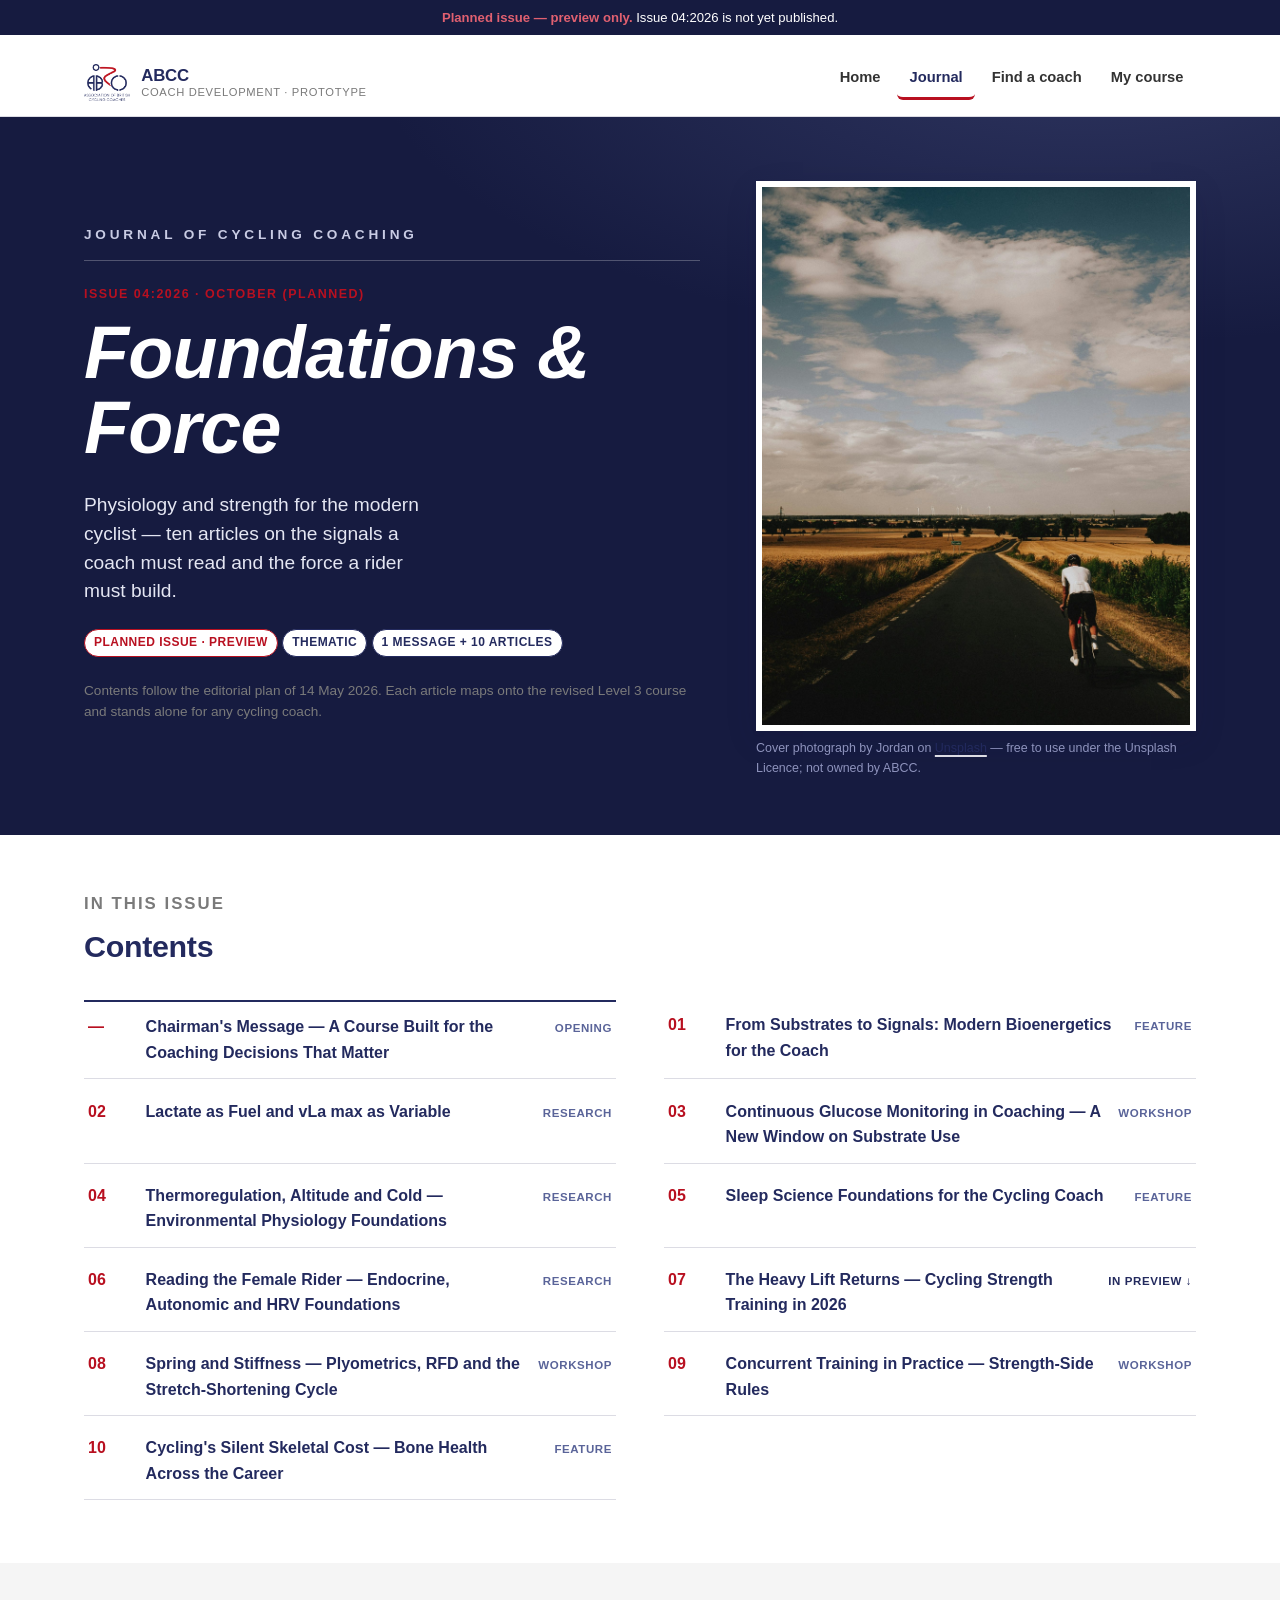
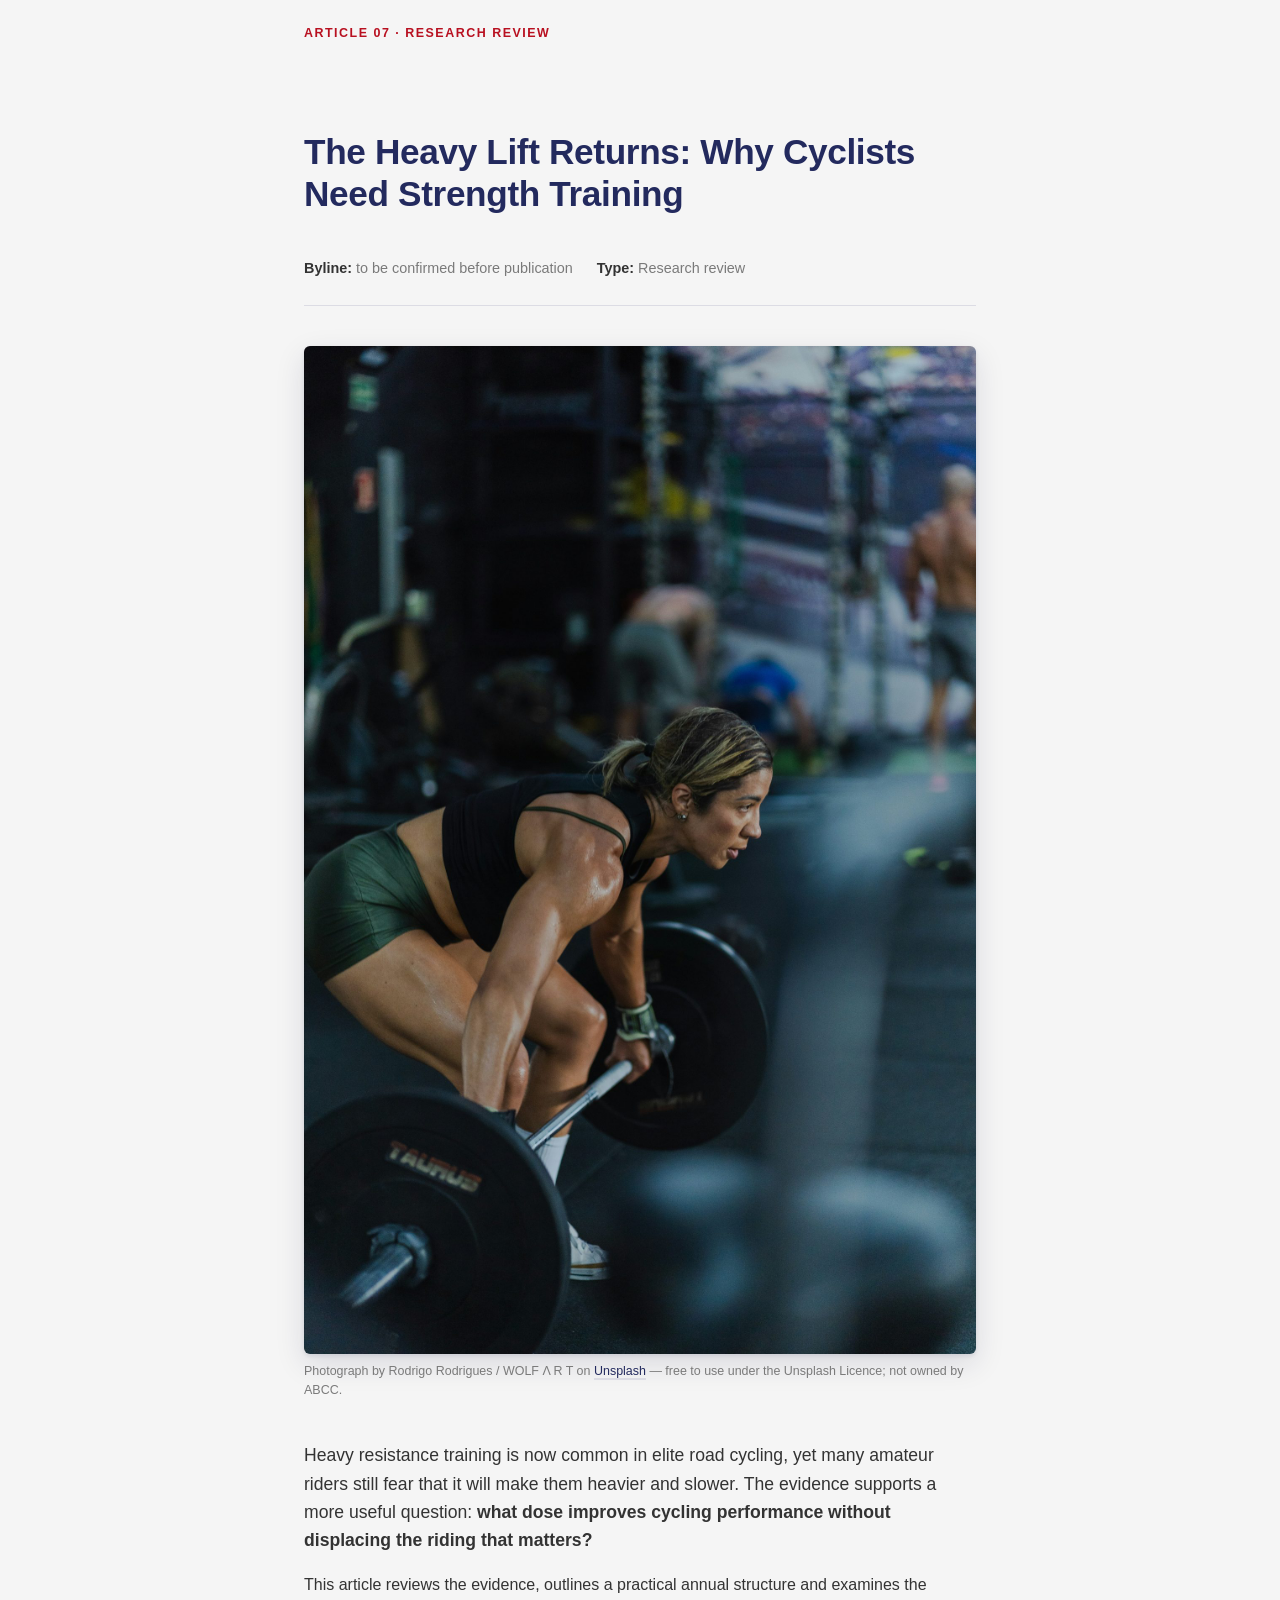
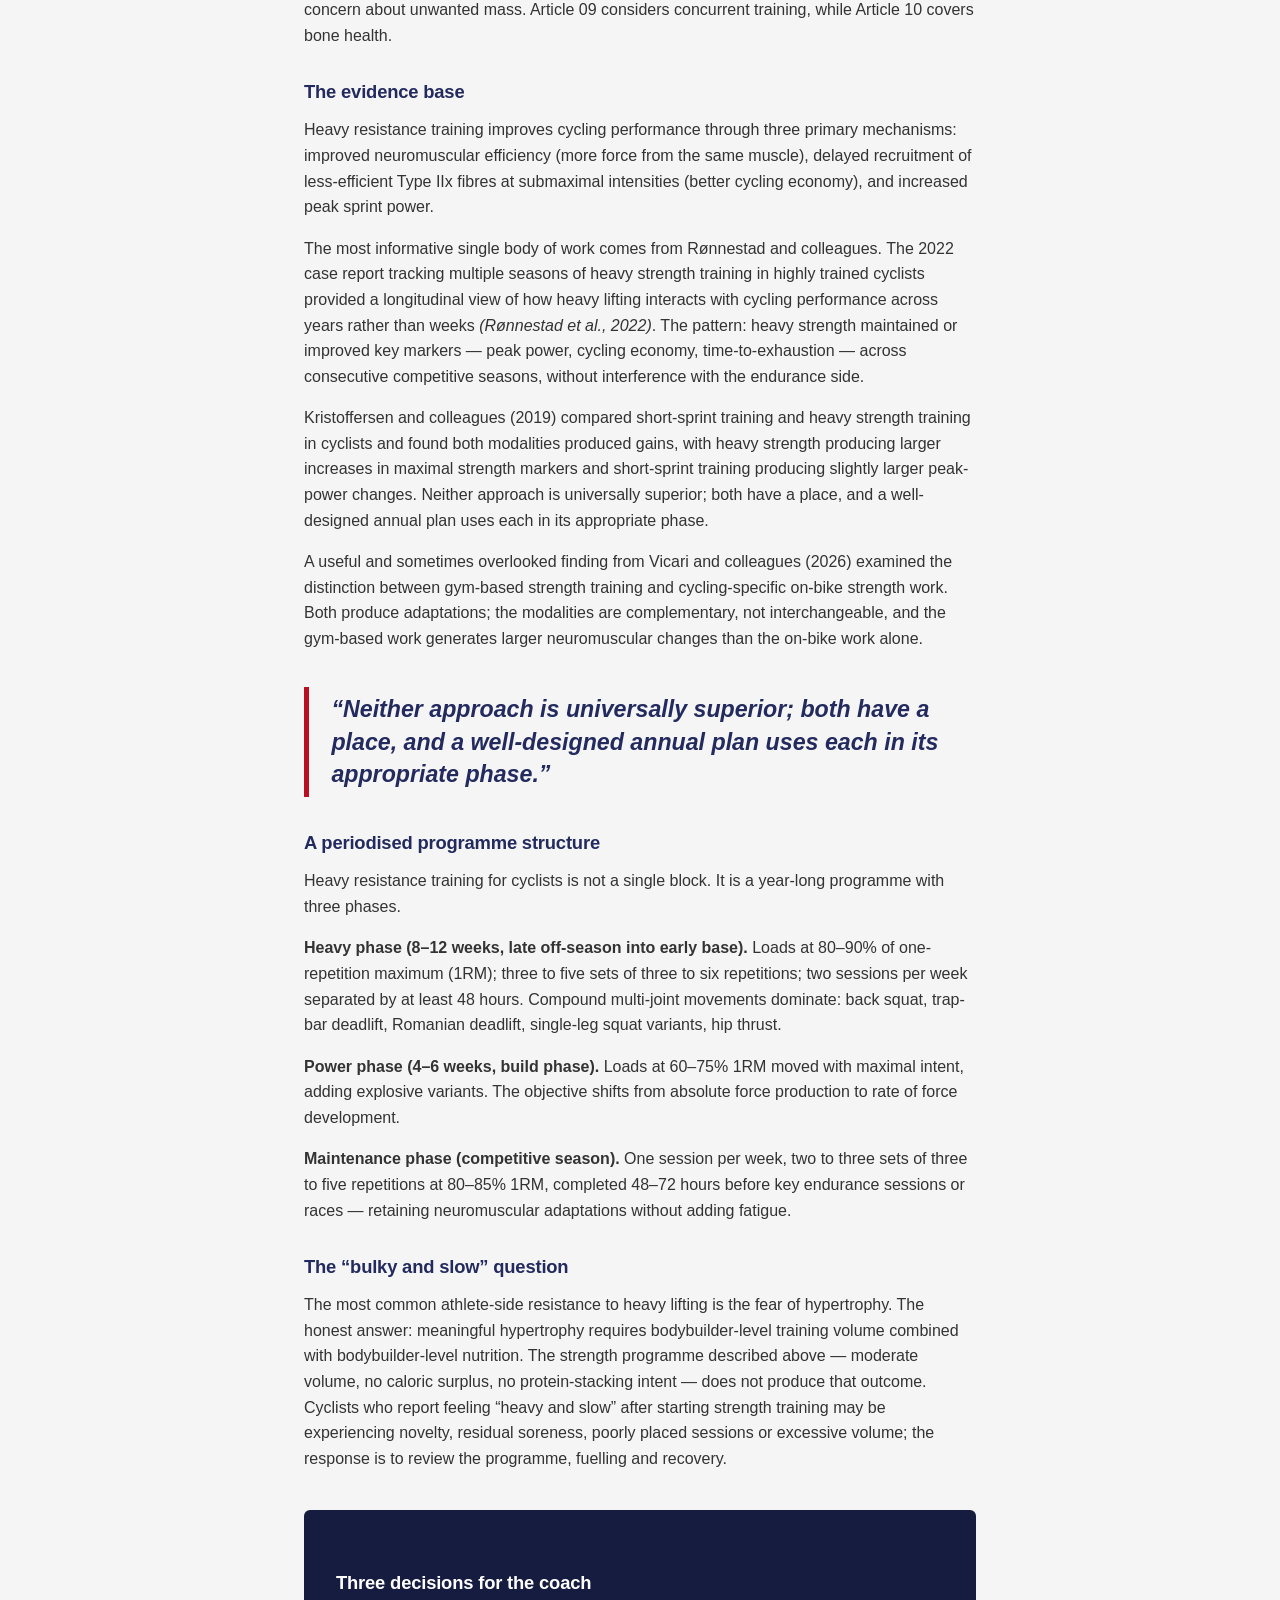
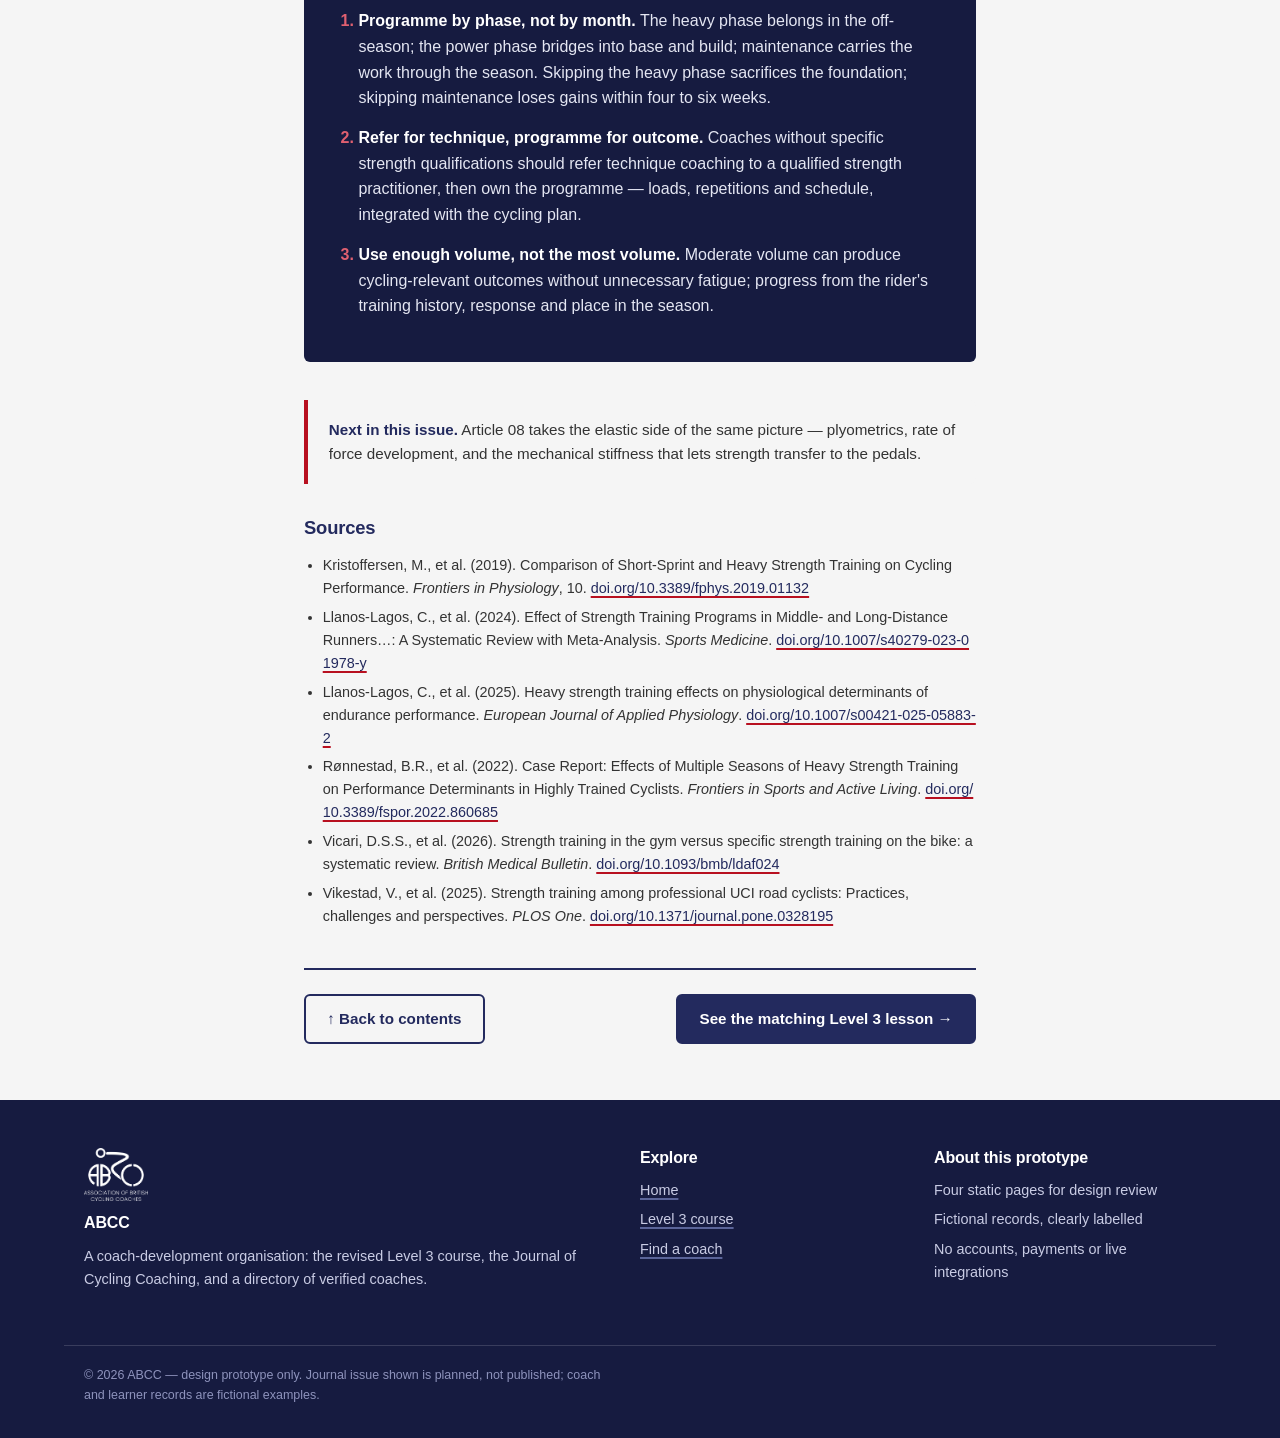
<file: journal.html>
<!DOCTYPE html>
<html lang="en-GB">
<head>
  <meta charset="UTF-8">
  <meta name="viewport" content="width=device-width, initial-scale=1.0">
  <meta name="robots" content="noindex, nofollow">
  <title>Journal of Cycling Coaching — Issue 04:2026 “Foundations &amp; Force” (Preview) | ABCC</title>
  <meta name="description" content="Preview of the planned Issue 04:2026 of the Journal of Cycling Coaching, Foundations & Force, featuring The Heavy Lift Returns: Why Cyclists Need Strength Training.">
  <link rel="icon" type="image/png" href="assets/img/abcc-logo.png">
  <link rel="stylesheet" href="assets/css/style.css">
</head>
<body>

<a class="skip-link" href="#main">Skip to main content</a>
<div class="read-progress" id="read-progress" aria-hidden="true"></div>

<p class="prototype-note"><strong>Planned issue — preview only.</strong> Issue 04:2026 is not yet published.</p>

<header class="site-header">
  <div class="wrap">
    <a class="brand" href="index.html" aria-label="ABCC prototype home">
      <img src="assets/img/abcc-logo.png" alt="ABCC logo" width="46" height="38">
      <span class="brand-name">ABCC
        <small>Coach development · Prototype</small>
      </span>
    </a>
    <button class="nav-toggle" type="button" aria-expanded="false" aria-controls="site-nav">
      <span class="icon" aria-hidden="true">☰</span><span class="label">Menu</span>
    </button>
    <nav class="site-nav" id="site-nav" aria-label="Main navigation">
      <ul>
        <li><a href="index.html">Home</a></li>
        <li><a href="journal.html" aria-current="page">Journal</a></li>
        <li><a href="coach.html">Find a coach</a></li>
        <li><a href="dashboard.html">My course</a></li>
      </ul>
    </nav>
  </div>
</header>

<main id="main">

  <!-- Magazine masthead + cover -->
  <section class="mag-hero">
    <div class="wrap mag-hero-grid">
      <div class="mag-masthead">
        <p class="mag-name">Journal of Cycling Coaching</p>
        <p class="eyebrow">Issue 04:2026 · October (planned)</p>
        <h1><em>Foundations &amp; Force</em></h1>
        <p class="mag-standfirst">Physiology and strength for the modern cyclist — ten articles on the signals
          a coach must read and the force a rider must build.</p>
        <div class="badges">
          <span class="badge badge--red">Planned issue · preview</span>
          <span class="badge">Thematic</span>
          <span class="badge">1 message + 10 articles</span>
        </div>
        <p class="small muted" style="margin-top:1.4rem;">Contents follow the editorial plan of 14 May 2026.
          Each article maps onto the revised Level 3 course and stands alone for any cycling coach.</p>
      </div>
      <figure class="mag-cover">
        <img src="assets/img/journal-cover.jpg" alt="Two road cyclists climbing through an autumn landscape in Shoreham, Kent, with open sky above them">
        <figcaption>Cover photograph by Jordan on
          <a href="https://unsplash.com/photos/UGADD0b4ZaI">Unsplash</a> — free to use under the Unsplash Licence; not owned by ABCC.</figcaption>
      </figure>
    </div>
  </section>

  <!-- Contents -->
  <section class="section" id="contents" aria-labelledby="contents-heading">
    <div class="wrap">
      <div class="section-head">
        <p class="eyebrow">In this issue</p>
        <h2 id="contents-heading">Contents</h2>
      </div>
      <ol class="contents-list contents-list--mag">
        <li>
          <span class="contents-num">—</span>
          <span><span class="contents-title">Chairman's Message — A Course Built for the Coaching Decisions That Matter</span></span>
          <span class="contents-tag">Opening</span>
        </li>
        <li>
          <span class="contents-num">01</span>
          <span><span class="contents-title">From Substrates to Signals: Modern Bioenergetics for the Coach</span></span>
          <span class="contents-tag">Feature</span>
        </li>
        <li>
          <span class="contents-num">02</span>
          <span><span class="contents-title">Lactate as Fuel and vLa max as Variable</span></span>
          <span class="contents-tag">Research</span>
        </li>
        <li>
          <span class="contents-num">03</span>
          <span><span class="contents-title">Continuous Glucose Monitoring in Coaching — A New Window on Substrate Use</span></span>
          <span class="contents-tag">Workshop</span>
        </li>
        <li>
          <span class="contents-num">04</span>
          <span><span class="contents-title">Thermoregulation, Altitude and Cold — Environmental Physiology Foundations</span></span>
          <span class="contents-tag">Research</span>
        </li>
        <li>
          <span class="contents-num">05</span>
          <span><span class="contents-title">Sleep Science Foundations for the Cycling Coach</span></span>
          <span class="contents-tag">Feature</span>
        </li>
        <li>
          <span class="contents-num">06</span>
          <span><span class="contents-title">Reading the Female Rider — Endocrine, Autonomic and HRV Foundations</span></span>
          <span class="contents-tag">Research</span>
        </li>
        <li>
          <span class="contents-num">07</span>
          <span><span class="contents-title">The Heavy Lift Returns — Cycling Strength Training in 2026</span></span>
          <span class="contents-tag"><a href="#article-07" style="text-decoration:none;">In preview ↓</a></span>
        </li>
        <li>
          <span class="contents-num">08</span>
          <span><span class="contents-title">Spring and Stiffness — Plyometrics, RFD and the Stretch-Shortening Cycle</span></span>
          <span class="contents-tag">Workshop</span>
        </li>
        <li>
          <span class="contents-num">09</span>
          <span><span class="contents-title">Concurrent Training in Practice — Strength-Side Rules</span></span>
          <span class="contents-tag">Workshop</span>
        </li>
        <li>
          <span class="contents-num">10</span>
          <span><span class="contents-title">Cycling's Silent Skeletal Cost — Bone Health Across the Career</span></span>
          <span class="contents-tag">Feature</span>
        </li>
      </ol>
    </div>
  </section>

  <!-- Feature article -->
  <section class="section section--tinted" id="article-07" aria-labelledby="article-heading">
    <div class="wrap">
      <article class="article">

        <p class="eyebrow">Article 07 · Research review</p>
        <h2 id="article-heading" style="font-size:clamp(1.6rem,3.5vw,2.2rem);">The Heavy Lift Returns: Why Cyclists Need Strength Training</h2>

        <div class="byline">
          <span><strong>Byline:</strong> to be confirmed before publication</span>
          <span><strong>Type:</strong> Research review</span>
        </div>

        <figure class="feature-figure">
          <img src="assets/img/article-strength.jpg" alt="A woman lifting a heavy barbell: clear strength intent rather than generic gym equipment">
          <figcaption>Photograph by Rodrigo Rodrigues / WOLF Λ R T on
            <a href="https://unsplash.com/photos/78E-sY8mVsM">Unsplash</a> — free to use under the Unsplash Licence;
            not owned by ABCC.</figcaption>
        </figure>

        <p class="lede" style="font-size:1.1rem;">Heavy resistance training is now common in elite road cycling, yet many
          amateur riders still fear that it will make them heavier and slower. The evidence supports a more useful
          question: <strong>what dose improves cycling performance without displacing the riding that matters?</strong></p>

        <p>This article reviews the evidence, outlines a practical annual structure and examines the concern about
          unwanted mass. Article 09 considers concurrent training, while Article 10 covers bone health.</p>

        <h3>The evidence base</h3>
        <p>Heavy resistance training improves cycling performance through three primary mechanisms: improved
          neuromuscular efficiency (more force from the same muscle), delayed recruitment of less-efficient Type IIx
          fibres at submaximal intensities (better cycling economy), and increased peak sprint power.</p>
        <p>The most informative single body of work comes from Rønnestad and colleagues. The 2022 case report
          tracking multiple seasons of heavy strength training in highly trained cyclists provided a longitudinal view
          of how heavy lifting interacts with cycling performance across years rather than weeks
          <em>(Rønnestad et al., 2022)</em>. The pattern: heavy strength maintained or improved key markers — peak power,
          cycling economy, time-to-exhaustion — across consecutive competitive seasons, without interference with the
          endurance side.</p>
        <p>Kristoffersen and colleagues (2019) compared short-sprint training and heavy strength training in cyclists
          and found both modalities produced gains, with heavy strength producing larger increases in maximal strength
          markers and short-sprint training producing slightly larger peak-power changes. Neither approach is
          universally superior; both have a place, and a well-designed annual plan uses each in its appropriate phase.</p>
        <p>A useful and sometimes overlooked finding from Vicari and colleagues (2026) examined the distinction between
          gym-based strength training and cycling-specific on-bike strength work. Both produce adaptations; the
          modalities are complementary, not interchangeable, and the gym-based work generates larger neuromuscular
          changes than the on-bike work alone.</p>

        <blockquote class="pull-quote">
          “Neither approach is universally superior; both have a place, and a well-designed annual plan uses
          each in its appropriate phase.”
        </blockquote>

        <h3>A periodised programme structure</h3>
        <p>Heavy resistance training for cyclists is not a single block. It is a year-long programme with three phases.</p>
        <p><strong>Heavy phase (8–12 weeks, late off-season into early base).</strong> Loads at 80–90% of one-repetition
          maximum (1RM); three to five sets of three to six repetitions; two sessions per week separated by at least
          48 hours. Compound multi-joint movements dominate: back squat, trap-bar deadlift, Romanian deadlift,
          single-leg squat variants, hip thrust.</p>
        <p><strong>Power phase (4–6 weeks, build phase).</strong> Loads at 60–75% 1RM moved with maximal intent, adding
          explosive variants. The objective shifts from absolute force production to rate of force development.</p>
        <p><strong>Maintenance phase (competitive season).</strong> One session per week, two to three sets of three to
          five repetitions at 80–85% 1RM, completed 48–72 hours before key endurance sessions or races — retaining
          neuromuscular adaptations without adding fatigue.</p>

        <h3>The “bulky and slow” question</h3>
        <p>The most common athlete-side resistance to heavy lifting is the fear of hypertrophy. The honest answer:
          meaningful hypertrophy requires bodybuilder-level training volume combined with bodybuilder-level nutrition.
          The strength programme described above — moderate volume, no caloric surplus, no protein-stacking intent —
          does not produce that outcome. Cyclists who report feeling “heavy and slow” after starting strength training
          may be experiencing novelty, residual soreness, poorly placed sessions or excessive volume; the response is
          to review the programme, fuelling and recovery.</p>

        <aside class="decision-panel" aria-labelledby="decision-heading">
          <h3 id="decision-heading">Three decisions for the coach</h3>
          <ol>
            <li><strong>Programme by phase, not by month.</strong> The heavy phase belongs in the off-season; the power
              phase bridges into base and build; maintenance carries the work through the season. Skipping the heavy
              phase sacrifices the foundation; skipping maintenance loses gains within four to six weeks.</li>
            <li><strong>Refer for technique, programme for outcome.</strong> Coaches without specific strength
              qualifications should refer technique coaching to a qualified strength practitioner, then own the
              programme — loads, repetitions and schedule, integrated with the cycling plan.</li>
            <li><strong>Use enough volume, not the most volume.</strong> Moderate volume can produce cycling-relevant
              outcomes without unnecessary fatigue; progress from the rider's training history, response and place
              in the season.</li>
          </ol>
        </aside>

        <div class="callout">
          <strong>Next in this issue.</strong> Article 08 takes the elastic side of the same picture — plyometrics,
          rate of force development, and the mechanical stiffness that lets strength transfer to the pedals.
        </div>

        <h3>Sources</h3>
        <ul class="source-list">
          <li>Kristoffersen, M., et al. (2019). Comparison of Short-Sprint and Heavy Strength Training on Cycling Performance. <em>Frontiers in Physiology</em>, 10. <a href="https://doi.org/10.3389/fphys.2019.01132">doi.org/10.3389/fphys.2019.01132</a></li>
          <li>Llanos-Lagos, C., et al. (2024). Effect of Strength Training Programs in Middle- and Long-Distance Runners…: A Systematic Review with Meta-Analysis. <em>Sports Medicine</em>. <a href="https://doi.org/10.1007/s40279-023-01978-y">doi.org/10.1007/s40279-023-01978-y</a></li>
          <li>Llanos-Lagos, C., et al. (2025). Heavy strength training effects on physiological determinants of endurance performance. <em>European Journal of Applied Physiology</em>. <a href="https://doi.org/10.1007/s00421-025-05883-2">doi.org/10.1007/s00421-025-05883-2</a></li>
          <li>Rønnestad, B.R., et al. (2022). Case Report: Effects of Multiple Seasons of Heavy Strength Training on Performance Determinants in Highly Trained Cyclists. <em>Frontiers in Sports and Active Living</em>. <a href="https://doi.org/10.3389/fspor.2022.860685">doi.org/10.3389/fspor.2022.860685</a></li>
          <li>Vicari, D.S.S., et al. (2026). Strength training in the gym versus specific strength training on the bike: a systematic review. <em>British Medical Bulletin</em>. <a href="https://doi.org/10.1093/bmb/ldaf024">doi.org/10.1093/bmb/ldaf024</a></li>
          <li>Vikestad, V., et al. (2025). Strength training among professional UCI road cyclists: Practices, challenges and perspectives. <em>PLOS One</em>. <a href="https://doi.org/10.1371/journal.pone.0328195">doi.org/10.1371/journal.pone.0328195</a></li>
        </ul>

        <div class="lesson-toolbar" style="margin-top:2.5rem;">
          <a class="button button--outline" href="#contents">↑ Back to contents</a>
          <a class="button" href="dashboard.html">See the matching Level 3 lesson →</a>
        </div>

      </article>
    </div>
  </section>

</main>

<footer class="site-footer">
  <div class="wrap">
    <div>
      <img src="assets/img/abcc-logo-white.png" alt="" width="64">
      <h2>ABCC</h2>
      <p>A coach-development organisation: the revised Level 3 course, the Journal of Cycling Coaching,
        and a directory of verified coaches.</p>
    </div>
    <nav aria-label="Footer — explore">
      <h3>Explore</h3>
      <ul>
        <li><a href="index.html">Home</a></li>
        <li><a href="dashboard.html">Level 3 course</a></li>
        <li><a href="coach.html">Find a coach</a></li>
      </ul>
    </nav>
    <div>
      <h3>About this prototype</h3>
      <ul>
        <li>Four static pages for design review</li>
        <li>Fictional records, clearly labelled</li>
        <li>No accounts, payments or live integrations</li>
      </ul>
    </div>
  </div>
  <div class="wrap footer-bottom">
    © 2026 ABCC — design prototype only. Journal issue shown is planned, not published; coach and learner records are fictional examples.
  </div>
</footer>

<button class="back-top" id="back-top" type="button" aria-label="Back to top">↑</button>
<script src="assets/js/main.js"></script>
</body>
</html>
</file>
<file: assets/css/style.css>
/* ============================================================
   ABCC prototype — design system
   Palette: reference/brand/ABCC_Brand_Colour_Reference.md
   Navy #232A5E · Red #B81020 · Charcoal #333 · Light grey #F5F5F5
   ============================================================ */

:root {
  --abcc-navy: #232A5E;
  --abcc-navy-dark: #161B40;
  --abcc-navy-light: #5A6499;
  --abcc-red: #B81020;
  --abcc-red-light: #E06070;
  --abcc-charcoal: #333333;
  --abcc-mid-grey: #7A7A7A;
  --abcc-light-grey: #F5F5F5;
  --abcc-white: #FFFFFF;
  --abcc-border: #DCDCE4;

  --font-sans: "Inter", "Helvetica Neue", Helvetica, Arial, sans-serif;

  --max-width: 72rem;
  --reading-width: 42rem;
  --radius: 6px;
  --shadow-card: 0 1px 2px rgba(22, 27, 64, 0.08), 0 4px 16px rgba(22, 27, 64, 0.06);
  --shadow-lift: 0 2px 4px rgba(22, 27, 64, 0.10), 0 10px 30px rgba(22, 27, 64, 0.12);
}

/* ---------- Reset / base ---------- */

*, *::before, *::after { box-sizing: border-box; }

html { scroll-behavior: smooth; }

body {
  margin: 0;
  font-family: var(--font-sans);
  font-size: 1rem;
  line-height: 1.6;
  color: var(--abcc-charcoal);
  background: var(--abcc-white);
  -webkit-font-smoothing: antialiased;
}

img { max-width: 100%; height: auto; display: block; }

h1, h2, h3, h4 {
  color: var(--abcc-navy);
  line-height: 1.2;
  margin: 0 0 0.75em;
  font-weight: 700;
  letter-spacing: -0.01em;
}

h1 { font-size: clamp(1.9rem, 4.5vw, 2.9rem); }
h2 { font-size: clamp(1.4rem, 3vw, 1.9rem); }
h3 { font-size: 1.15rem; }
h4 { font-size: 1rem; }

p { margin: 0 0 1em; }

a {
  color: var(--abcc-navy);
  text-decoration-color: var(--abcc-red);
  text-decoration-thickness: 1.5px;
  text-underline-offset: 3px;
}
a:hover { color: var(--abcc-red); }

ul, ol { padding-left: 1.3em; }
li { margin-bottom: 0.4em; }

:focus-visible {
  outline: 3px solid var(--abcc-red);
  outline-offset: 2px;
  border-radius: 2px;
}

@media (prefers-reduced-motion: reduce) {
  html { scroll-behavior: auto; }
  *, *::before, *::after {
    animation-duration: 0.01ms !important;
    animation-iteration-count: 1 !important;
    transition-duration: 0.01ms !important;
  }
}

/* ---------- Utilities ---------- */

.wrap { max-width: var(--max-width); margin: 0 auto; padding: 0 1.25rem; }

.skip-link {
  position: absolute;
  top: -100%;
  left: 1rem;
  background: var(--abcc-navy);
  color: var(--abcc-white);
  padding: 0.6rem 1rem;
  z-index: 200;
  border-radius: 0 0 var(--radius) var(--radius);
}
.skip-link:focus { top: 0; color: var(--abcc-white); }

.eyebrow {
  display: inline-block;
  font-size: 0.78rem;
  font-weight: 700;
  letter-spacing: 0.12em;
  text-transform: uppercase;
  color: var(--abcc-red);
  margin-bottom: 0.6rem;
}

.badge {
  display: inline-flex;
  align-items: center;
  gap: 0.4em;
  font-size: 0.75rem;
  font-weight: 700;
  letter-spacing: 0.04em;
  text-transform: uppercase;
  padding: 0.3em 0.75em;
  border-radius: 999px;
  border: 1.5px solid var(--abcc-navy);
  color: var(--abcc-navy);
  background: var(--abcc-white);
}
.badge--red { border-color: var(--abcc-red); color: var(--abcc-red); }
.badge--solid { background: var(--abcc-navy); color: var(--abcc-white); border-color: var(--abcc-navy); }

.prototype-note {
  background: var(--abcc-navy-dark);
  color: var(--abcc-white);
  font-size: 0.82rem;
  padding: 0.45rem 1.25rem;
  text-align: center;
}
.prototype-note strong { color: var(--abcc-red-light); }

.section { padding: 3.5rem 0; }
.section--tinted { background: var(--abcc-light-grey); }
.section--navy { background: var(--abcc-navy); color: var(--abcc-white); }
.section--navy h2, .section--navy h3 { color: var(--abcc-white); }

.section-head { max-width: 46rem; margin-bottom: 2.2rem; }
.section-head p { font-size: 1.05rem; color: var(--abcc-mid-grey); }
.section--navy .section-head p { color: #C9CCE4; }

.muted { color: var(--abcc-mid-grey); }
.small { font-size: 0.85rem; }

/* ---------- Buttons ---------- */

.button {
  display: inline-flex;
  align-items: center;
  gap: 0.5em;
  font: inherit;
  font-weight: 700;
  font-size: 0.95rem;
  padding: 0.7em 1.4em;
  border-radius: var(--radius);
  border: 2px solid var(--abcc-navy);
  background: var(--abcc-navy);
  color: var(--abcc-white);
  text-decoration: none;
  cursor: pointer;
  transition: background 0.15s ease, border-color 0.15s ease, transform 0.15s ease;
}
.button:hover { background: var(--abcc-navy-dark); border-color: var(--abcc-navy-dark); color: var(--abcc-white); }
.button:active { transform: translateY(1px); }

.button--outline {
  background: transparent;
  color: var(--abcc-navy);
}
.button--outline:hover { background: var(--abcc-navy); color: var(--abcc-white); }

.button--red {
  background: var(--abcc-red);
  border-color: var(--abcc-red);
}
.button--red:hover { background: #8F0C19; border-color: #8F0C19; }

.button--ghost-light {
  background: transparent;
  border-color: rgba(255, 255, 255, 0.7);
  color: var(--abcc-white);
}
.button--ghost-light:hover { background: var(--abcc-white); color: var(--abcc-navy); border-color: var(--abcc-white); }

/* ---------- Header / navigation ---------- */

.site-header {
  position: sticky;
  top: 0;
  z-index: 100;
  background: rgba(255, 255, 255, 0.97);
  border-bottom: 1px solid var(--abcc-border);
  backdrop-filter: blur(6px);
}

.site-header .wrap {
  display: flex;
  align-items: center;
  justify-content: space-between;
  gap: 1rem;
  min-height: 68px;
}

.brand {
  display: flex;
  align-items: center;
  gap: 0.7rem;
  text-decoration: none;
}
.brand img { width: 46px; height: auto; }
.brand-name {
  font-weight: 800;
  font-size: 1.05rem;
  color: var(--abcc-navy);
  line-height: 1.15;
  letter-spacing: -0.01em;
}
.brand-name small {
  display: block;
  font-weight: 500;
  font-size: 0.7rem;
  color: var(--abcc-mid-grey);
  letter-spacing: 0.06em;
  text-transform: uppercase;
}

.nav-toggle {
  display: none;
  font: inherit;
  font-weight: 700;
  font-size: 0.9rem;
  background: none;
  border: 2px solid var(--abcc-navy);
  border-radius: var(--radius);
  color: var(--abcc-navy);
  padding: 0.45em 0.9em;
  cursor: pointer;
}
.nav-toggle .icon { display: inline-block; margin-right: 0.4em; }

.site-nav ul {
  display: flex;
  align-items: center;
  gap: 0.25rem;
  list-style: none;
  margin: 0;
  padding: 0;
}
.site-nav a {
  display: block;
  padding: 0.5em 0.85em;
  border-radius: var(--radius);
  text-decoration: none;
  font-weight: 600;
  font-size: 0.92rem;
  color: var(--abcc-charcoal);
  border-bottom: 3px solid transparent;
}
.site-nav a:hover { color: var(--abcc-navy); background: var(--abcc-light-grey); }
.site-nav a[aria-current="page"] {
  color: var(--abcc-navy);
  border-bottom-color: var(--abcc-red);
  font-weight: 700;
}

@media (max-width: 760px) {
  .nav-toggle { display: inline-flex; align-items: center; }
  .site-nav {
    display: none;
    position: absolute;
    top: 100%;
    left: 0;
    right: 0;
    background: var(--abcc-white);
    border-bottom: 1px solid var(--abcc-border);
    box-shadow: var(--shadow-lift);
  }
  .site-nav.open { display: block; }
  .site-nav ul { flex-direction: column; align-items: stretch; padding: 0.75rem 1.25rem 1rem; gap: 0.15rem; }
  .site-nav a { padding: 0.75em 0.9em; font-size: 1rem; }
  .site-nav a[aria-current="page"] { border-bottom-color: transparent; box-shadow: inset 3px 0 0 var(--abcc-red); }
}

/* ---------- Footer ---------- */

.site-footer {
  background: var(--abcc-navy-dark);
  color: #C9CCE4;
  padding: 3rem 0 2rem;
  font-size: 0.9rem;
}
.site-footer .wrap {
  display: grid;
  grid-template-columns: 2fr 1fr 1fr;
  gap: 2rem;
}
.site-footer h2, .site-footer h3 { color: var(--abcc-white); font-size: 1rem; }
.site-footer a { color: #C9CCE4; text-decoration-color: var(--abcc-navy-light); }
.site-footer a:hover { color: var(--abcc-white); }
.site-footer img { width: 64px; margin-bottom: 0.8rem; }
.site-footer ul { list-style: none; padding: 0; margin: 0; }
.site-footer li { margin-bottom: 0.45em; }
.footer-bottom {
  margin-top: 2.5rem;
  padding-top: 1.25rem;
  border-top: 1px solid rgba(255, 255, 255, 0.15);
  font-size: 0.78rem;
  color: #8E93BC;
}
@media (max-width: 700px) {
  .site-footer .wrap { grid-template-columns: 1fr; gap: 1.5rem; }
}

/* ---------- Hero (home) ---------- */

.hero {
  background:
    linear-gradient(100deg, rgba(22, 27, 64, 0.95) 0%, rgba(35, 42, 94, 0.85) 50%, rgba(35, 42, 94, 0.45) 100%),
    url("../img/coach.jpg") center 40% / cover no-repeat;
  color: var(--abcc-white);
  padding: 5rem 0 4.5rem;
}
.hero h1 { color: var(--abcc-white); max-width: 18ch; }
.hero .lede { font-size: 1.15rem; max-width: 44rem; color: #E4E6F2; }
.hero .eyebrow { color: var(--abcc-red-light); }
.hero-actions { display: flex; flex-wrap: wrap; gap: 0.8rem; margin-top: 1.8rem; }
.hero-meta {
  margin-top: 2.5rem;
  display: flex;
  flex-wrap: wrap;
  gap: 0.6rem;
}

/* ---------- Route cards ---------- */

.route-grid {
  display: grid;
  grid-template-columns: repeat(3, 1fr);
  gap: 1.5rem;
}
@media (max-width: 860px) { .route-grid { grid-template-columns: 1fr; } }

.route-card {
  display: flex;
  flex-direction: column;
  background: var(--abcc-white);
  border: 1px solid var(--abcc-border);
  border-radius: var(--radius);
  overflow: hidden;
  text-decoration: none;
  box-shadow: var(--shadow-card);
  transition: transform 0.18s ease, box-shadow 0.18s ease;
}
.route-card:hover { transform: translateY(-4px); box-shadow: var(--shadow-lift); }
.route-card:hover .route-card-title { color: var(--abcc-red); }
.route-card figure { margin: 0; aspect-ratio: 16 / 9; overflow: hidden; }
.route-card figure img { width: 100%; height: 100%; object-fit: cover; }
.route-card-body { padding: 1.4rem 1.4rem 1.6rem; display: flex; flex-direction: column; flex: 1; }
.route-card-kicker {
  font-size: 0.72rem;
  font-weight: 700;
  letter-spacing: 0.1em;
  text-transform: uppercase;
  color: var(--abcc-red);
  margin-bottom: 0.5rem;
}
.route-card-title {
  font-size: 1.3rem;
  font-weight: 700;
  color: var(--abcc-navy);
  margin: 0 0 0.5em;
  transition: color 0.15s ease;
}
.route-card-body p { color: var(--abcc-mid-grey); font-size: 0.95rem; flex: 1; margin-bottom: 1rem; }
.route-card-cta {
  font-weight: 700;
  font-size: 0.9rem;
  color: var(--abcc-navy);
}
.route-card-cta::after { content: " →"; color: var(--abcc-red); }

/* ---------- Research insight ---------- */

.insight {
  display: grid;
  grid-template-columns: 1.1fr 1fr;
  gap: 3rem;
  align-items: center;
}
@media (max-width: 860px) { .insight { grid-template-columns: 1fr; gap: 2rem; } }
.insight blockquote {
  margin: 0 0 1.2rem;
  padding: 0 0 0 1.2rem;
  border-left: 4px solid var(--abcc-red);
  font-size: 1.25rem;
  line-height: 1.5;
  color: var(--abcc-navy);
  font-weight: 600;
}
.insight cite { display: block; font-style: normal; font-size: 0.85rem; color: var(--abcc-mid-grey); margin-top: 0.6rem; }
.insight figure { margin: 0; }
.insight figure img { border-radius: var(--radius); box-shadow: var(--shadow-lift); }
figcaption { font-size: 0.78rem; color: var(--abcc-mid-grey); margin-top: 0.5rem; }
figcaption a { text-decoration-color: var(--abcc-border); }

.cred-list {
  list-style: none;
  padding: 0;
  margin: 2rem 0 0;
  display: grid;
  grid-template-columns: repeat(3, 1fr);
  gap: 1.25rem;
}
@media (max-width: 760px) { .cred-list { grid-template-columns: 1fr; } }
.cred-list li {
  border-top: 3px solid var(--abcc-red);
  padding-top: 0.9rem;
}
.cred-list strong { display: block; color: var(--abcc-white); font-size: 1.5rem; letter-spacing: -0.02em; }
.cred-list span { font-size: 0.88rem; color: #C9CCE4; }

/* ---------- Page hero (inner pages) ---------- */

.page-hero {
  background: var(--abcc-light-grey);
  border-bottom: 1px solid var(--abcc-border);
  padding: 3rem 0;
}
.page-hero .crumbs {
  font-size: 0.8rem;
  color: var(--abcc-mid-grey);
  margin-bottom: 1rem;
}
.page-hero .crumbs a { text-decoration: none; font-weight: 600; }
.page-hero h1 { margin-bottom: 0.4em; }
.page-hero .lede { font-size: 1.1rem; color: var(--abcc-charcoal); max-width: 46rem; }
.page-hero .badges { display: flex; flex-wrap: wrap; gap: 0.5rem; margin-top: 1.1rem; }

/* ---------- Journal layout ---------- */

.issue-layout {
  display: grid;
  grid-template-columns: 5fr 7fr;
  gap: 3rem;
  align-items: start;
}
@media (max-width: 900px) { .issue-layout { grid-template-columns: 1fr; } }

.issue-cover {
  position: sticky;
  top: 96px;
}
@media (max-width: 900px) { .issue-cover { position: static; } }
.issue-cover figure { margin: 0 0 1rem; }
.issue-cover img {
  border-radius: var(--radius);
  box-shadow: var(--shadow-lift);
  border: 1px solid var(--abcc-border);
}
.masthead-card {
  border: 1px solid var(--abcc-border);
  border-top: 4px solid var(--abcc-red);
  border-radius: var(--radius);
  padding: 1.4rem;
  background: var(--abcc-white);
}
.masthead-card dl { margin: 0; display: grid; grid-template-columns: auto 1fr; gap: 0.35rem 1rem; font-size: 0.9rem; }
.masthead-card dt { font-weight: 700; color: var(--abcc-navy); }
.masthead-card dd { margin: 0; color: var(--abcc-charcoal); }

.contents-list { list-style: none; padding: 0; margin: 0; }
.contents-list li {
  display: grid;
  grid-template-columns: 3.2rem 1fr auto;
  gap: 1rem;
  align-items: baseline;
  padding: 0.9rem 0.25rem;
  border-bottom: 1px solid var(--abcc-border);
}
.contents-list li:first-child { border-top: 2px solid var(--abcc-navy); }
.contents-num {
  font-weight: 800;
  color: var(--abcc-red);
  font-variant-numeric: tabular-nums;
}
.contents-title { font-weight: 700; color: var(--abcc-navy); display: block; }
.contents-type { font-size: 0.8rem; color: var(--abcc-mid-grey); }
.contents-tag {
  font-size: 0.72rem;
  font-weight: 700;
  text-transform: uppercase;
  letter-spacing: 0.05em;
  color: var(--abcc-navy-light);
  white-space: nowrap;
}

/* ---------- Article (longform) ---------- */

.article { max-width: var(--reading-width); margin: 0 auto; }
.article h2 { margin-top: 2.2em; }
.article h3 { margin-top: 1.8em; }
.article .byline {
  display: flex;
  flex-wrap: wrap;
  gap: 0.5rem 1.5rem;
  align-items: baseline;
  padding: 1rem 0 1.5rem;
  margin-bottom: 1.5rem;
  border-bottom: 1px solid var(--abcc-border);
  font-size: 0.9rem;
  color: var(--abcc-mid-grey);
}
.article .byline strong { color: var(--abcc-charcoal); }

.feature-figure { margin: 2.5rem 0; }
.feature-figure img { border-radius: var(--radius); box-shadow: var(--shadow-lift); }

.source-list { font-size: 0.9rem; }
.source-list a { word-break: break-all; }

.callout {
  border-left: 4px solid var(--abcc-red);
  background: var(--abcc-light-grey);
  padding: 1.1rem 1.3rem;
  border-radius: 0 var(--radius) var(--radius) 0;
  margin: 1.8rem 0;
  font-size: 0.95rem;
}
.callout strong { color: var(--abcc-navy); }

.read-progress {
  position: fixed;
  top: 0;
  left: 0;
  height: 4px;
  width: 0;
  background: var(--abcc-red);
  z-index: 150;
  transition: width 0.1s linear;
}

/* ---------- Coach profile ---------- */

.profile-layout {
  display: grid;
  grid-template-columns: 5fr 7fr;
  gap: 3rem;
  align-items: start;
}
@media (max-width: 900px) { .profile-layout { grid-template-columns: 1fr; } }

.profile-photo { position: sticky; top: 96px; }
@media (max-width: 900px) { .profile-photo { position: static; } }
.profile-photo figure { margin: 0; }
.profile-photo img { border-radius: var(--radius); box-shadow: var(--shadow-lift); aspect-ratio: 4 / 3; object-fit: cover; }

.verify-card {
  border: 1.5px solid var(--abcc-navy);
  border-radius: var(--radius);
  padding: 1.3rem 1.4rem;
  background: var(--abcc-white);
  margin-bottom: 1.6rem;
}
.verify-card h2, .verify-card h3 { margin-bottom: 0.5em; }
.verify-row {
  display: flex;
  justify-content: space-between;
  gap: 1rem;
  padding: 0.55rem 0;
  border-bottom: 1px dashed var(--abcc-border);
  font-size: 0.92rem;
}
.verify-row:last-of-type { border-bottom: none; }
.verify-row dt { font-weight: 600; color: var(--abcc-mid-grey); }
.verify-row dd { margin: 0; font-weight: 700; color: var(--abcc-navy); text-align: right; }

.status-pill {
  display: inline-flex;
  align-items: center;
  gap: 0.45em;
  font-weight: 700;
  font-size: 0.85rem;
  color: var(--abcc-navy);
}
.status-pill::before {
  content: "";
  width: 0.7em;
  height: 0.7em;
  border-radius: 50%;
  background: var(--abcc-navy);
}
.status-pill--verified::before { background: var(--abcc-navy); }
.status-pill--pending::before { background: var(--abcc-mid-grey); }
.status-pill--lapsed::before { background: var(--abcc-red); }

.fact-grid {
  display: grid;
  grid-template-columns: repeat(2, 1fr);
  gap: 1rem;
  margin: 1.5rem 0 2rem;
}
@media (max-width: 560px) { .fact-grid { grid-template-columns: 1fr; } }
.fact {
  background: var(--abcc-light-grey);
  border-radius: var(--radius);
  padding: 1rem 1.1rem;
}
.fact dt { font-size: 0.72rem; font-weight: 700; letter-spacing: 0.08em; text-transform: uppercase; color: var(--abcc-mid-grey); margin-bottom: 0.35rem; }
.fact dd { margin: 0; font-weight: 700; color: var(--abcc-navy); }

.tag-row { display: flex; flex-wrap: wrap; gap: 0.5rem; list-style: none; padding: 0; margin: 0.5rem 0 0; }
.tag-row li {
  font-size: 0.82rem;
  font-weight: 600;
  background: var(--abcc-white);
  border: 1.5px solid var(--abcc-navy-light);
  color: var(--abcc-navy);
  border-radius: 999px;
  padding: 0.3em 0.85em;
}

.contact-panel {
  border: 1.5px dashed var(--abcc-mid-grey);
  border-radius: var(--radius);
  padding: 1.4rem;
  background: var(--abcc-light-grey);
}
.contact-panel label { display: block; font-weight: 600; font-size: 0.88rem; margin: 0.8rem 0 0.3rem; }
.contact-panel input,
.contact-panel textarea {
  width: 100%;
  font: inherit;
  padding: 0.6em 0.8em;
  border: 1.5px solid var(--abcc-border);
  border-radius: var(--radius);
  background: var(--abcc-white);
}
.contact-panel input:disabled, .contact-panel textarea:disabled { color: var(--abcc-mid-grey); }
.contact-panel .button { margin-top: 1rem; }

/* ---------- Dashboard ---------- */

.dash-header {
  background: var(--abcc-navy);
  color: var(--abcc-white);
  padding: 2.5rem 0;
}
.dash-header h1 { color: var(--abcc-white); font-size: clamp(1.5rem, 3vw, 2.1rem); margin-bottom: 0.25em; }
.dash-header .lede { color: #C9CCE4; margin-bottom: 0; }
.dash-header .badges { display: flex; flex-wrap: wrap; gap: 0.5rem; margin-top: 1rem; }
.dash-header .badge { border-color: rgba(255,255,255,0.6); color: var(--abcc-white); background: transparent; }
.dash-header .badge--red { border-color: var(--abcc-red-light); color: var(--abcc-red-light); }

.dash-grid {
  display: grid;
  grid-template-columns: 7fr 5fr;
  gap: 2.5rem;
  align-items: start;
}
@media (max-width: 900px) { .dash-grid { grid-template-columns: 1fr; } }

.panel {
  border: 1px solid var(--abcc-border);
  border-radius: var(--radius);
  background: var(--abcc-white);
  box-shadow: var(--shadow-card);
  padding: 1.5rem;
  margin-bottom: 1.5rem;
}
.panel > h2, .panel > h3 { margin-bottom: 0.8em; }

.progress-track {
  height: 10px;
  border-radius: 999px;
  background: var(--abcc-light-grey);
  overflow: hidden;
  border: 1px solid var(--abcc-border);
}
.progress-fill {
  height: 100%;
  background: var(--abcc-navy);
  border-radius: 999px;
  transition: width 0.4s ease;
}
.progress-fill--red { background: var(--abcc-red); }
.progress-row {
  display: grid;
  grid-template-columns: 1fr auto;
  gap: 0.4rem 1rem;
  align-items: center;
  margin-bottom: 1.1rem;
}
.progress-row .labels { display: flex; justify-content: space-between; font-size: 0.88rem; }
.progress-row .labels strong { color: var(--abcc-navy); }
.progress-row .labels span { color: var(--abcc-mid-grey); font-variant-numeric: tabular-nums; }

/* Lesson list */
.lesson-list { list-style: none; padding: 0; margin: 0; }
.lesson-item + .lesson-item { border-top: 1px solid var(--abcc-border); }
.lesson-item {
  display: grid;
  grid-template-columns: auto 1fr auto;
  gap: 0.9rem;
  align-items: center;
  padding: 0.85rem 0.25rem;
}
.lesson-num {
  width: 2.2rem;
  height: 2.2rem;
  display: grid;
  place-items: center;
  border-radius: 50%;
  font-weight: 800;
  font-size: 0.85rem;
  border: 2px solid var(--abcc-navy);
  color: var(--abcc-navy);
  background: var(--abcc-white);
}
.lesson-item.is-complete .lesson-num { background: var(--abcc-navy); color: var(--abcc-white); }
.lesson-item.is-current .lesson-num { border-color: var(--abcc-red); color: var(--abcc-red); }
.lesson-item.is-current { background: linear-gradient(90deg, rgba(184, 16, 32, 0.05), transparent); border-radius: var(--radius); }
.lesson-name { font-weight: 600; color: var(--abcc-charcoal); font-size: 0.95rem; }
.lesson-state { font-size: 0.75rem; font-weight: 700; text-transform: uppercase; letter-spacing: 0.05em; color: var(--abcc-mid-grey); white-space: nowrap; }
.lesson-item.is-current .lesson-state { color: var(--abcc-red); }

/* Tabs (dashboard / lesson) */
.tabs { display: flex; gap: 0.5rem; flex-wrap: wrap; margin-bottom: 1.5rem; }
.tab {
  font: inherit;
  font-weight: 700;
  font-size: 0.92rem;
  padding: 0.6em 1.2em;
  border: 2px solid var(--abcc-navy);
  border-radius: 999px;
  background: var(--abcc-white);
  color: var(--abcc-navy);
  cursor: pointer;
  transition: background 0.15s ease, color 0.15s ease;
}
.tab:hover { background: var(--abcc-light-grey); }
.tab[aria-selected="true"] { background: var(--abcc-navy); color: var(--abcc-white); }

.tabpanel[hidden] { display: none; }

/* Lesson view */
.lesson-objectives {
  background: var(--abcc-light-grey);
  border-radius: var(--radius);
  padding: 1.3rem 1.4rem;
  margin: 1.5rem 0 2rem;
}
.lesson-objectives h2, .lesson-objectives h3 { margin-bottom: 0.5em; }

.lesson-body { max-width: var(--reading-width); }
.lesson-body h2 { margin-top: 2em; }
.lesson-body h3 { margin-top: 1.7em; }

.key-takeaways {
  border: 1.5px solid var(--abcc-navy);
  border-radius: var(--radius);
  padding: 1.3rem 1.4rem;
  margin: 2rem 0;
}
.key-takeaways h2, .key-takeaways h3 { margin-bottom: 0.5em; }
.key-takeaways ul { margin-bottom: 0; }

.lesson-toolbar {
  display: flex;
  flex-wrap: wrap;
  gap: 0.8rem;
  align-items: center;
  justify-content: space-between;
  margin-top: 2.5rem;
  padding-top: 1.5rem;
  border-top: 2px solid var(--abcc-navy);
}

/* Accordion (module sequence) */
.accordion-item { border: 1px solid var(--abcc-border); border-radius: var(--radius); margin-bottom: 0.6rem; background: var(--abcc-white); }
.accordion-trigger {
  width: 100%;
  font: inherit;
  font-weight: 700;
  text-align: left;
  background: none;
  border: none;
  padding: 0.9rem 1.1rem;
  cursor: pointer;
  display: flex;
  justify-content: space-between;
  align-items: center;
  gap: 1rem;
  color: var(--abcc-navy);
  font-size: 0.95rem;
}
.accordion-trigger .chev { transition: transform 0.15s ease; color: var(--abcc-red); }
.accordion-trigger[aria-expanded="true"] .chev { transform: rotate(90deg); }
.accordion-panel { padding: 0 1.1rem 1rem; }
.accordion-panel ul { margin: 0; padding-left: 1.2em; font-size: 0.9rem; color: var(--abcc-mid-grey); }

/* Next-lesson card */
.next-card {
  display: block;
  text-decoration: none;
  border: 2px solid var(--abcc-red);
  border-radius: var(--radius);
  padding: 1.3rem 1.4rem;
  background: var(--abcc-white);
  margin-bottom: 1.5rem;
  transition: box-shadow 0.15s ease;
}
.next-card:hover { box-shadow: var(--shadow-lift); }
.next-card .kicker { font-size: 0.72rem; font-weight: 700; letter-spacing: 0.1em; text-transform: uppercase; color: var(--abcc-red); }
.next-card strong { display: block; font-size: 1.15rem; color: var(--abcc-navy); margin: 0.3rem 0; }
.next-card span { font-size: 0.88rem; color: var(--abcc-mid-grey); }

/* ---------- Misc ---------- */

.two-col {
  display: grid;
  grid-template-columns: 1fr 1fr;
  gap: 2.5rem;
  align-items: start;
}
@media (max-width: 800px) { .two-col { grid-template-columns: 1fr; } }

.back-top {
  position: fixed;
  right: 1.25rem;
  bottom: 1.25rem;
  z-index: 90;
  width: 2.8rem;
  height: 2.8rem;
  border-radius: 50%;
  border: none;
  background: var(--abcc-navy);
  color: var(--abcc-white);
  font-size: 1.2rem;
  cursor: pointer;
  box-shadow: var(--shadow-lift);
  opacity: 0;
  pointer-events: none;
  transition: opacity 0.2s ease;
}
.back-top.show { opacity: 1; pointer-events: auto; }
.back-top:hover { background: var(--abcc-red); }

.divider-red { border: none; border-top: 3px solid var(--abcc-red); width: 64px; margin: 0 0 1.4rem; }

/* Allow grid/flex children to shrink below min-content so long labels
   wrap instead of forcing the track (and the page) wider than the viewport. */
.dash-grid > *, .panel *, .next-card *, .lesson-item > *,
.verify-row > *, .progress-row .labels > *, .tabs > * { min-width: 0; }

/* Screen-reader-only headings that must not affect layout */
.visually-hidden {
  position: absolute;
  width: 1px;
  height: 1px;
  margin: -1px;
  padding: 0;
  overflow: hidden;
  clip: rect(0 0 0 0);
  clip-path: inset(50%);
  border: 0;
  white-space: nowrap;
}

/* ---------- Magazine masthead (journal) ---------- */

.mag-hero {
  background:
    radial-gradient(1200px 500px at 85% -10%, rgba(90, 100, 153, 0.35), transparent 60%),
    var(--abcc-navy-dark);
  color: var(--abcc-white);
  padding: 4rem 0 3.5rem;
}
.mag-hero-grid {
  display: grid;
  grid-template-columns: 7fr 5fr;
  gap: 3.5rem;
  align-items: center;
}
@media (max-width: 900px) {
  .mag-hero-grid { grid-template-columns: 1fr; gap: 2.2rem; }
}
.mag-name {
  margin: 0 0 1.2rem;
  font-size: 0.85rem;
  font-weight: 800;
  letter-spacing: 0.28em;
  text-transform: uppercase;
  color: #C9CCE4;
  border-bottom: 1px solid rgba(255, 255, 255, 0.25);
  padding-bottom: 0.9rem;
}
.mag-masthead h1 {
  color: var(--abcc-white);
  font-size: clamp(2.6rem, 7vw, 4.6rem);
  line-height: 1.02;
  margin-bottom: 0.35em;
}
.mag-masthead h1 em { font-style: italic; }
.mag-standfirst {
  font-size: 1.2rem;
  line-height: 1.5;
  color: #E4E6F2;
  max-width: 34ch;
  margin-bottom: 1.4rem;
}
.mag-cover { margin: 0; }
.mag-cover img {
  border: 6px solid var(--abcc-white);
  box-shadow: var(--shadow-lift);
  aspect-ratio: 4 / 5;
  object-fit: cover;
  width: 100%;
}
.mag-cover figcaption { color: #8E93BC; }

/* Concise magazine contents */
.contents-list--mag { display: grid; grid-template-columns: 1fr 1fr; gap: 0 3rem; }
@media (max-width: 760px) { .contents-list--mag { grid-template-columns: 1fr; } }
.contents-list--mag li { grid-template-columns: 2.6rem 1fr auto; padding: 0.8rem 0.25rem; }

/* Pull quote and coach-decision panel */
.pull-quote {
  margin: 2.2rem 0;
  padding: 0.4rem 0 0.4rem 1.4rem;
  border-left: 5px solid var(--abcc-red);
  font-size: 1.45rem;
  line-height: 1.4;
  font-weight: 600;
  font-style: italic;
  color: var(--abcc-navy);
}
.decision-panel {
  background: var(--abcc-navy-dark);
  color: #E4E6F2;
  border-radius: var(--radius);
  padding: 1.8rem 2rem;
  margin: 2.4rem 0;
}
.decision-panel h3 { color: var(--abcc-white); margin-bottom: 0.8em; }
.decision-panel ol { margin: 0; padding-left: 1.4em; }
.decision-panel li { margin-bottom: 0.9em; }
.decision-panel li::marker { color: var(--abcc-red-light); font-weight: 800; }
.decision-panel strong { color: var(--abcc-white); }
</file>
